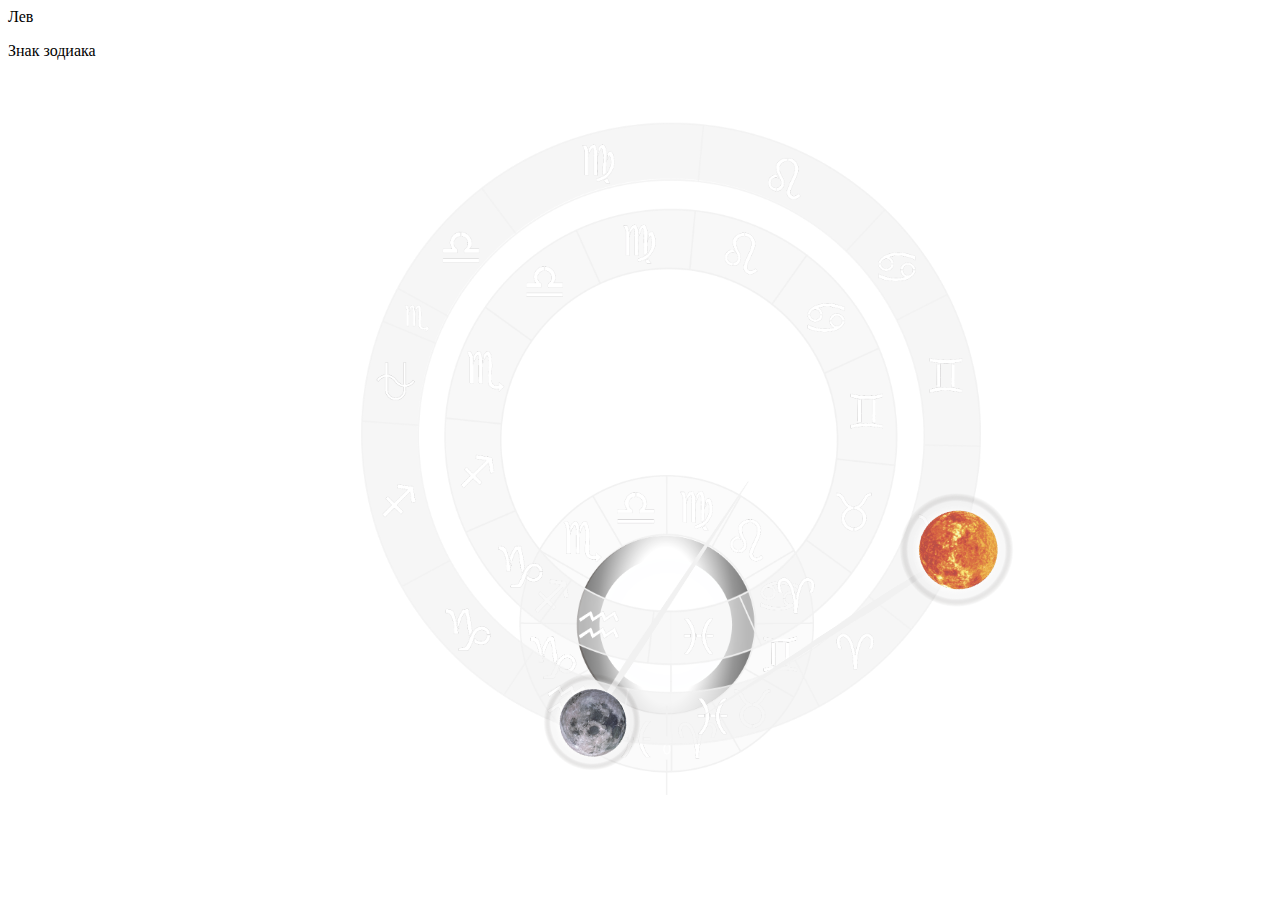
<file: index.html>
<html>
<head>
<title>Пример анимации вращения при наведении курсора</title>
<link rel="stylesheet" type="text/css" href="style.css">
<link href="https://fonts.googleapis.com/css2?family=Montserrat:wght@300;400&display=swap" rel="stylesheet">
<meta charset="utf-8">
</head>
<body>
      <div><p  id="ZnakZodiak"  color="white">Знак зодиака</p>
        <p  id="ZnakMoon" color="white">Знак зодиака</p></div>
        <div id="Circle" ondragstart="return false;" ondrop="return false;">
        <img id="TropicCircle" src="Картинки/Календарь/Тропичсекий круг.png" width="300px" >
        <img id="SiderCircle" src="Картинки/Календарь/Сидерический круг.png" width="455px">
        <img id="AstrolCircle" src="Картинки/Календарь/Астрологический круг.png" width="620px">
       <img id="Sun" src="Картинки/Календарь/Солнце.png" width="120px" onclick="animation();" ondragstart="return false;" ondrop="return false;">
        <img id="Moon" src="Картинки/Календарь/Луна.png" width="110px" onclick="animation();" ondragstart="return false;" ondrop="return false;">
      </div>
 <script src="js.js"></script>
</body>
</html>
</file>
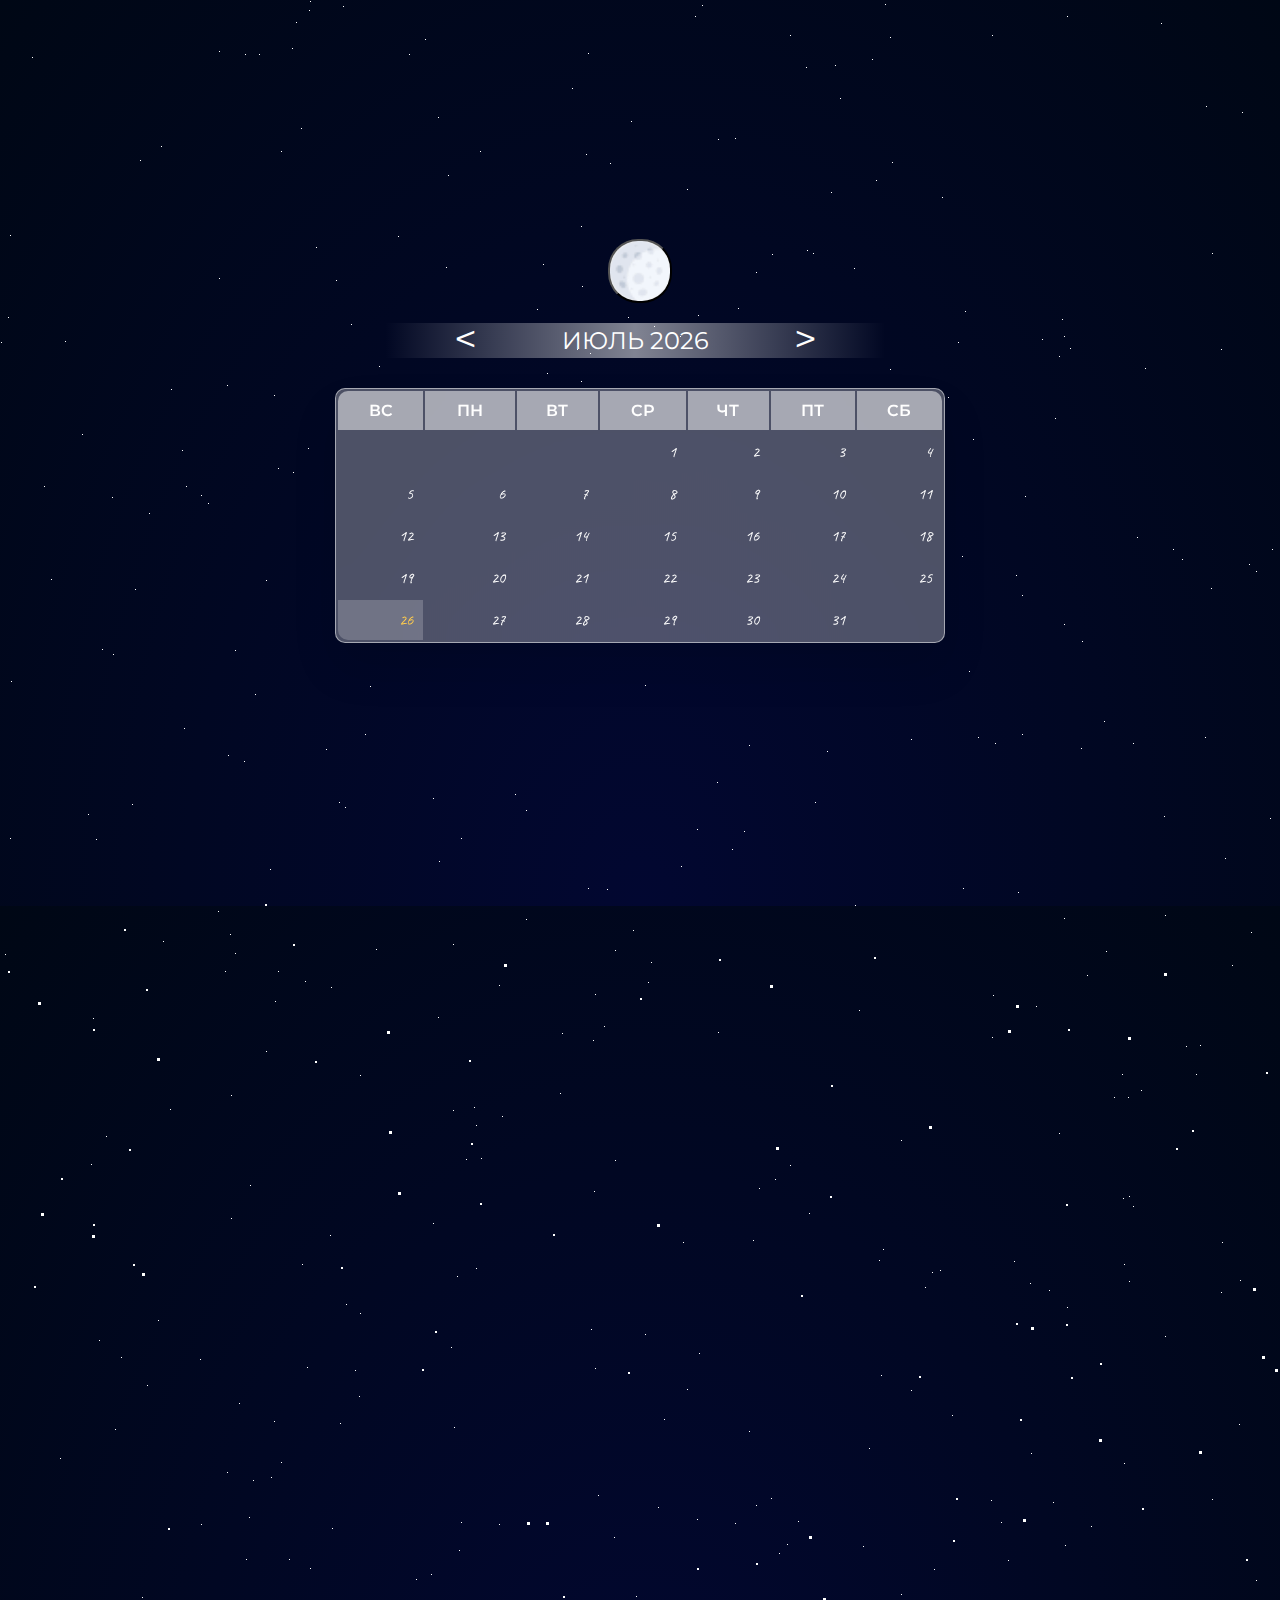
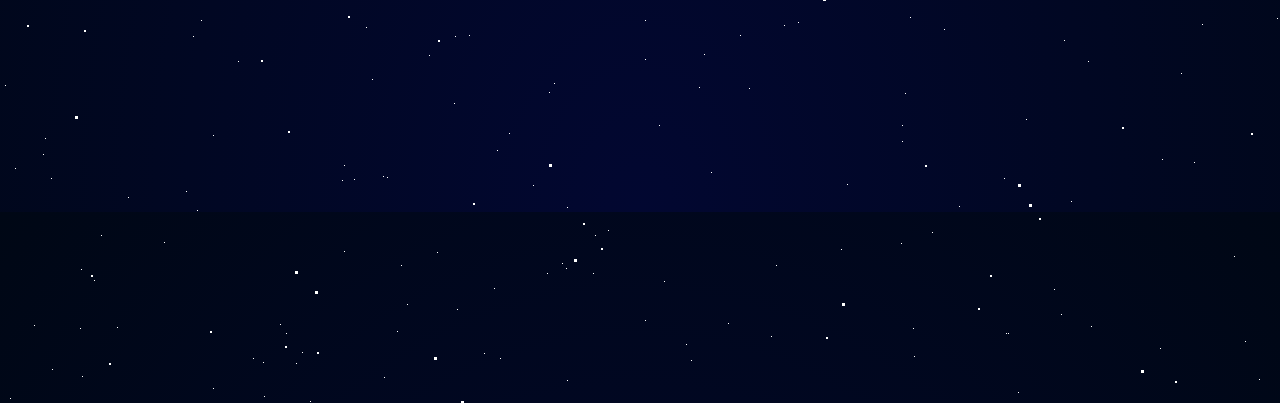
<file: calendar.html>
<!DOCTYPE html>
<html lang="ru">

<head>
    <meta charset="UTF-8">
    <title>Calendar</title>
    <link rel="stylesheet" href="stars.css">
    <link rel="stylesheet" href="calendar.css">
    <link href="https://fonts.googleapis.com/css2?family=Caveat&display=swap" rel="stylesheet">
    <link href="https://fonts.googleapis.com/css2?family=Montserrat&display=swap" rel="stylesheet">
</head>

<body>
    <div id='stars'></div>
    
    
    <section>
        <div class="box">
            <button onclick="darkLight()"></button>
            <div class="container">
                <div id="dycalendar">
                </div>
            </div>
        </div>
    </section>
    <div id='stars2'></div>
    
    <script src="dycalendar.js"></script>
    <script>
        dycalendar.draw({
            target: '#dycalendar',
            type: 'month',
            dayformat: 'full',
            monthformat: 'full',
            highlighttargetdate: true,
            prevnextbutton: 'show'
        })
    </script>
    
    <script src="dark-light.js"></script>
    <div id='stars3'></div>
</body>

</html>
</file>
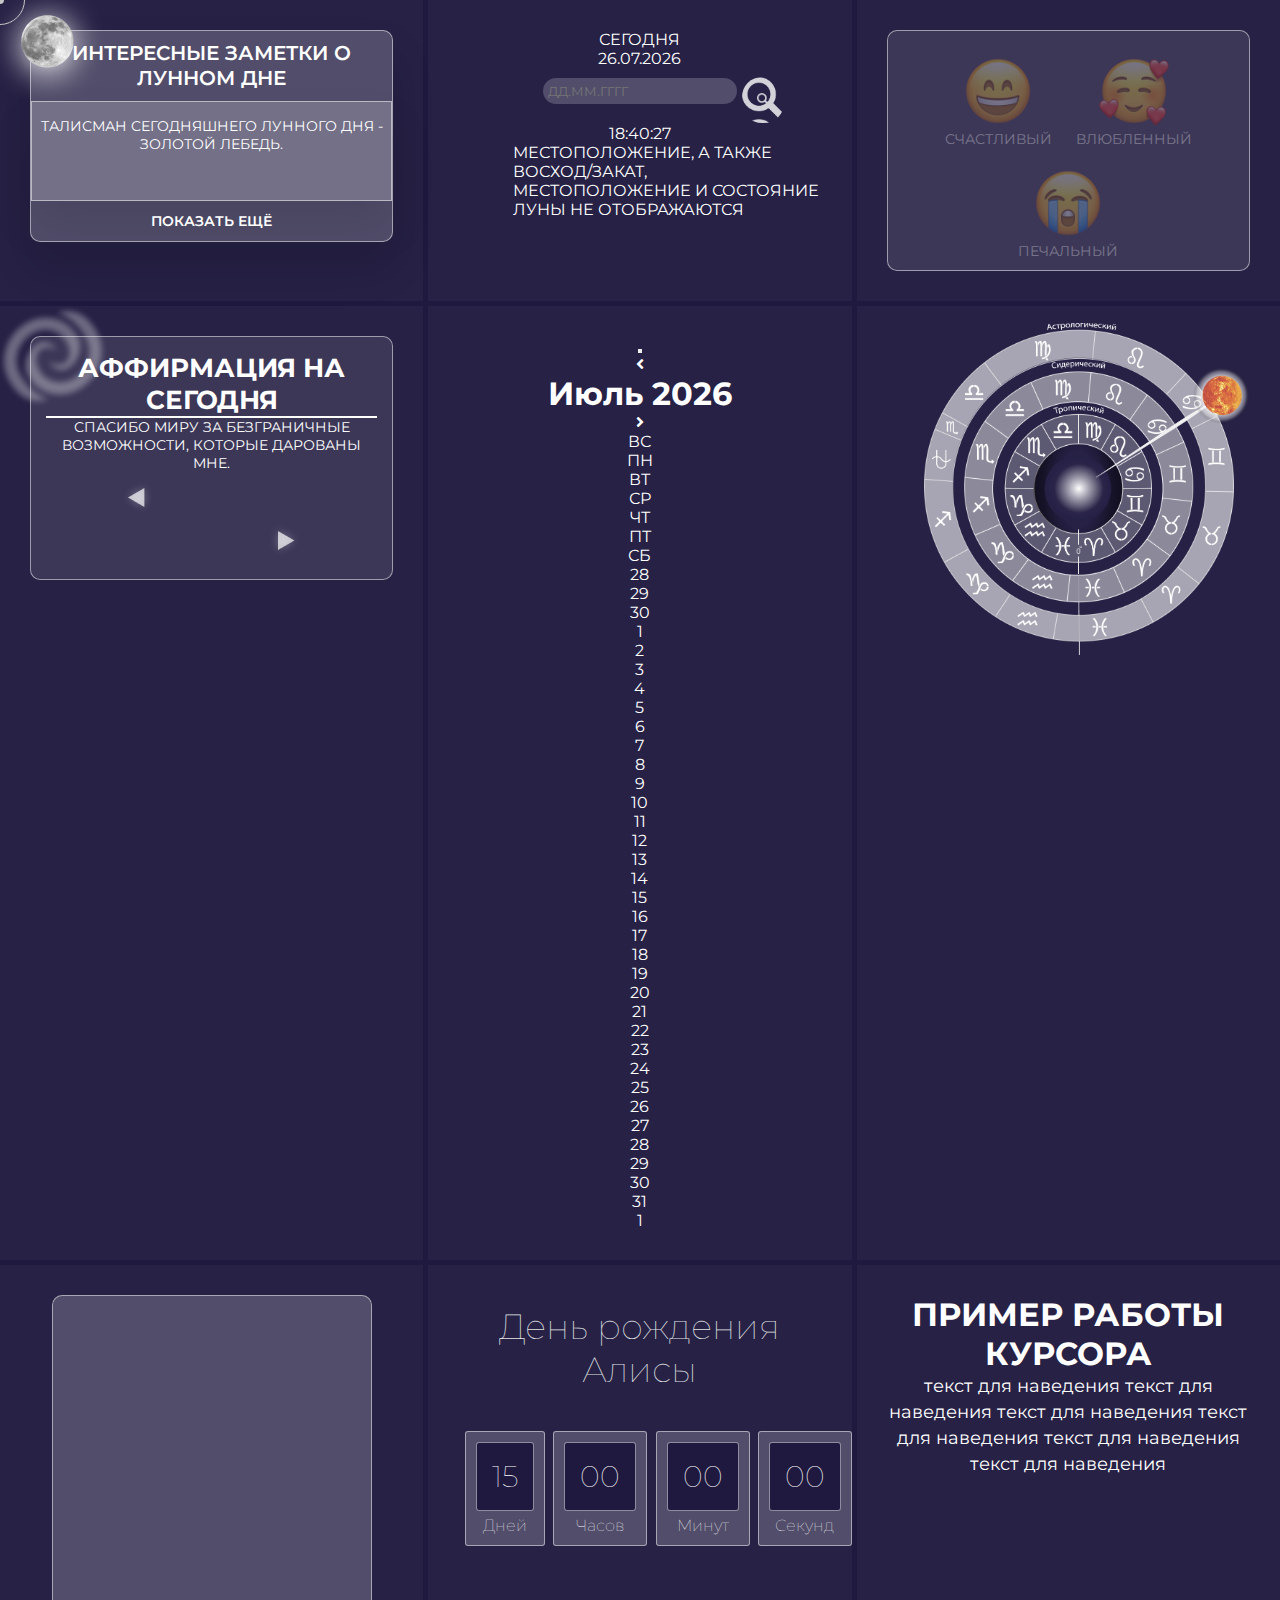
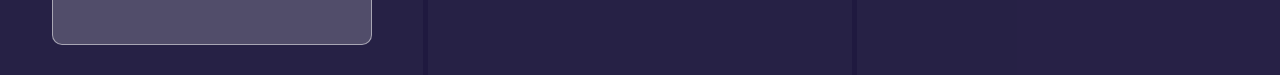
<file: main.html>
<!DOCTYPE html>
<html lang="ru">

<head>
    <meta charset="UTF-8">
    <meta http-equiv="X-UA-Compatible" content="ie-edge" />
    <title>Widget page</title>
    <link href="https://fonts.googleapis.com/css2?family=Montserrat&display=swap" rel="stylesheet">
    <link rel="stylesheet" href="https://cdnjs.cloudflare.com/ajax/libs/font-awesome/5.13.0/css/all.min.css" />
    <link rel="stylesheet" href="cursor.css">
    <link rel="stylesheet" href="money.css">
    <link rel="stylesheet" href="main.css">
    <link rel="stylesheet" href="calendar.css">
    <link rel="stylesheet" href="styleCircleCalendar.css">
    <link rel="stylesheet" href="mood.css">
    <link rel="stylesheet" href="zametki.css">
    <link rel="stylesheet" href="affirmacii.css">
    <link rel="stylesheet" href="countdown.css">
    <link rel="stylesheet" href="mooncalc.css">
    <meta name="viewport" content="width=device-width, initial-scale=1.0">
</head>

<body>
    <div id="grid">
        <div class="columns">
            <img id="Moon_zametki" src="img/zametki/image 5.png">
            <div class="zametki">
                <div class="title_zametki">Интересные заметки о лунном дне</div>
                <div class="text_zametki" id="text_zametki">Талисман cегодняшнего лунного дня - Золотой Лебедь.</div>
                <button class="button_zametki" id="show_more"> Показать ещё</button>
            </div>
        </div>

        <div class="columns">
			<p> СЕГОДНЯ </p>
			<div id="date"></div>
			<div class="birthday">			
				<div id="entereddate" ></div>				
				<input type="text" id="input" maxlength="10" placeholder="ДД.ММ.ГГГГ"/>
				<button onclick="buttonclick();"><img style="width:12px;" src="img/moon_info/search.png"/></button>				
				<div id="fases"></div>
				<div id="cal8"></div>				
			</div>
			<div id="time"></div>
			<div class="left">
				<div id="location">МЕСТОПОЛОЖЕНИЕ, А ТАКЖЕ ВОСХОД/ЗАКАТ, МЕСТОПОЛОЖЕНИЕ И СОСТОЯНИЕ ЛУНЫ НЕ ОТОБРАЖАЮТСЯ</div>
				<div id="risesetmoon"></div>
				<div id="locationmoon"></div>
				<div id="statemoon"></div>
			</div>
        </div>

        <div class="columns">
            <div class="smiles">
                <div class="happy">
                    <img src="img/emotions/happy.png" width="80 px">
                    <p> СЧАСТЛИВЫЙ </p>
                </div>
                <div class="love">
                    <img src="img/emotions/love.png" width="80px">
                    <p> ВЛЮБЛЕННЫЙ </p>
                </div>
                <div class="sad">
                    <img src="img/emotions/sad.png" width="80px">
                    <p> ПЕЧАЛЬНЫЙ </p>
                </div>
            </div>
        </div>

        <div class="columns">
            <div class="vidgetaffirm">
                <div class="rectangle">
                </div>
                <img class="vselennaya" src="img/affirmacii/Vector.png">
                <h1 class="titlerec">Аффирмация на сегодня</h1>
                <div class="line">
                </div>
                <div class="textaffirmacii">
                    <p id="textaffirm">Спасибо миру за безграничные возможности, которые дарованы мне.
                </div>
                <input onclick="textaffirm.innerText = text.randElement()" class="button_left" type="image"
                    src="img/affirmacii/button_left.png" alt="Стрелка влево «input»">
                <input onclick="textaffirm.innerText = text.randElement()" class="button_right" type="image"
                    src="img/affirmacii/button_right.png" alt="Стрелка вправо «input»">
            </div>
        </div>

        <div class="columns">
            <button class="darkLight" onclick="darkLight()"></button>
            <div class="calendar-container">
                <div class="month">
                    <i class="fas fa-angle-left prev"></i>
                    <div class="date">
                        <h1></h1>
                        <!-- <p></p> -->
                    </div>
                    <i class="fas fa-angle-right next"></i>
                </div>
                <div class="calendar">
                    <div class="weekdays">
                        <div>ВС</div>
                        <div>ПН</div>
                        <div>ВТ</div>
                        <div>СР</div>
                        <div>ЧТ</div>
                        <div>ПТ</div>
                        <div>СБ</div>
                    </div>
                    <div class="daysCal"></div>
                </div>
            </div>
        </div>

        <div class="columns">
            <div id="Circle">
                <img id="TropicCircle" src="img/zodiac_calendar/Тропичсекий круг.png" width="150px">
                <img id="SiderCircle" src="img/zodiac_calendar/Сидерический круг.png" width="230px">
                <img id="AstrolCircle" src="img/zodiac_calendar/Астрологический круг.png" width="310px">
                <img id="Sun" src="img/zodiac_calendar/Солнце.png" width="60px" onclick="animation({}, this);">
            </div>
        </div>
        <div class="columns">
            <div class="container">
                <div class="info">
                    <p data-value="date"></p>
                    <p data-value="time"></p>
                </div>
                <div class="search">

                </div>
                <div class="currency">
                    <div class="favorites_currency">

                    </div>
                    <div class="main_currency" data-value="USD">

                    </div>
                </div>
            </div>
        </div>

        <div class="columns">
            <h1 class="countdown-title">День рождения Алисы</h1>
            <div class="widget-countdown">
                <div id="countdown" class="countdown">
                    <div class="countdown-number">
                        <span class="days countdown-time"></span>
                        <span class="countdown-text">Дней</span>
                    </div>
                    <div class="countdown-number">
                        <span class="hours countdown-time"></span>
                        <span class="countdown-text">Часов</span>
                    </div>
                    <div class="countdown-number">
                        <span class="minutes countdown-time"></span>
                        <span class="countdown-text">Минут</span>
                    </div>
                    <div class="countdown-number">
                        <span class="seconds countdown-time"></span>
                        <span class="countdown-text">Секунд</span>
                    </div>
                </div>
            </div>
        </div>
        <div class="columns">
            <div class="content">
                <h1>ПРИМЕР РАБОТЫ КУРСОРА</h1>
                <p>
                    текст для наведения текст для наведения текст для наведения текст для наведения текст для наведения
                    текст
                    для наведения
                </p>
            </div>
            <div class="cursor"></div>
            <div class="cursor2"></div>
        </div>
    </div>


    <script src="mooncalc.js"></script>
    <script src="money.js"></script>
    <script src="jsCircleCalendar.js"></script>
    <script src="mooncalc.js"></script>
    <script src="affirmacii.js"></script>
    <script src="dark-light.js"></script>
    <script src="calendar.js"></script>
    <script src="zametki.js"></script>
    <script src="countdown.js"></script>

    <script type="text/javascript">
        document.body.style.cursor = 'none';
    </script>

    <script>
        var cursor = document.querySelector(".cursor");
        var cursor2 = document.querySelector(".cursor2");
        document.addEventListener("mousemove", function (e) {
            cursor.style.cssText = cursor2.style.cssText = "left: " + e.clientX + "px; top: " + e.clientY + "px;";
        });
    </script>




</body>

</html>
</file>
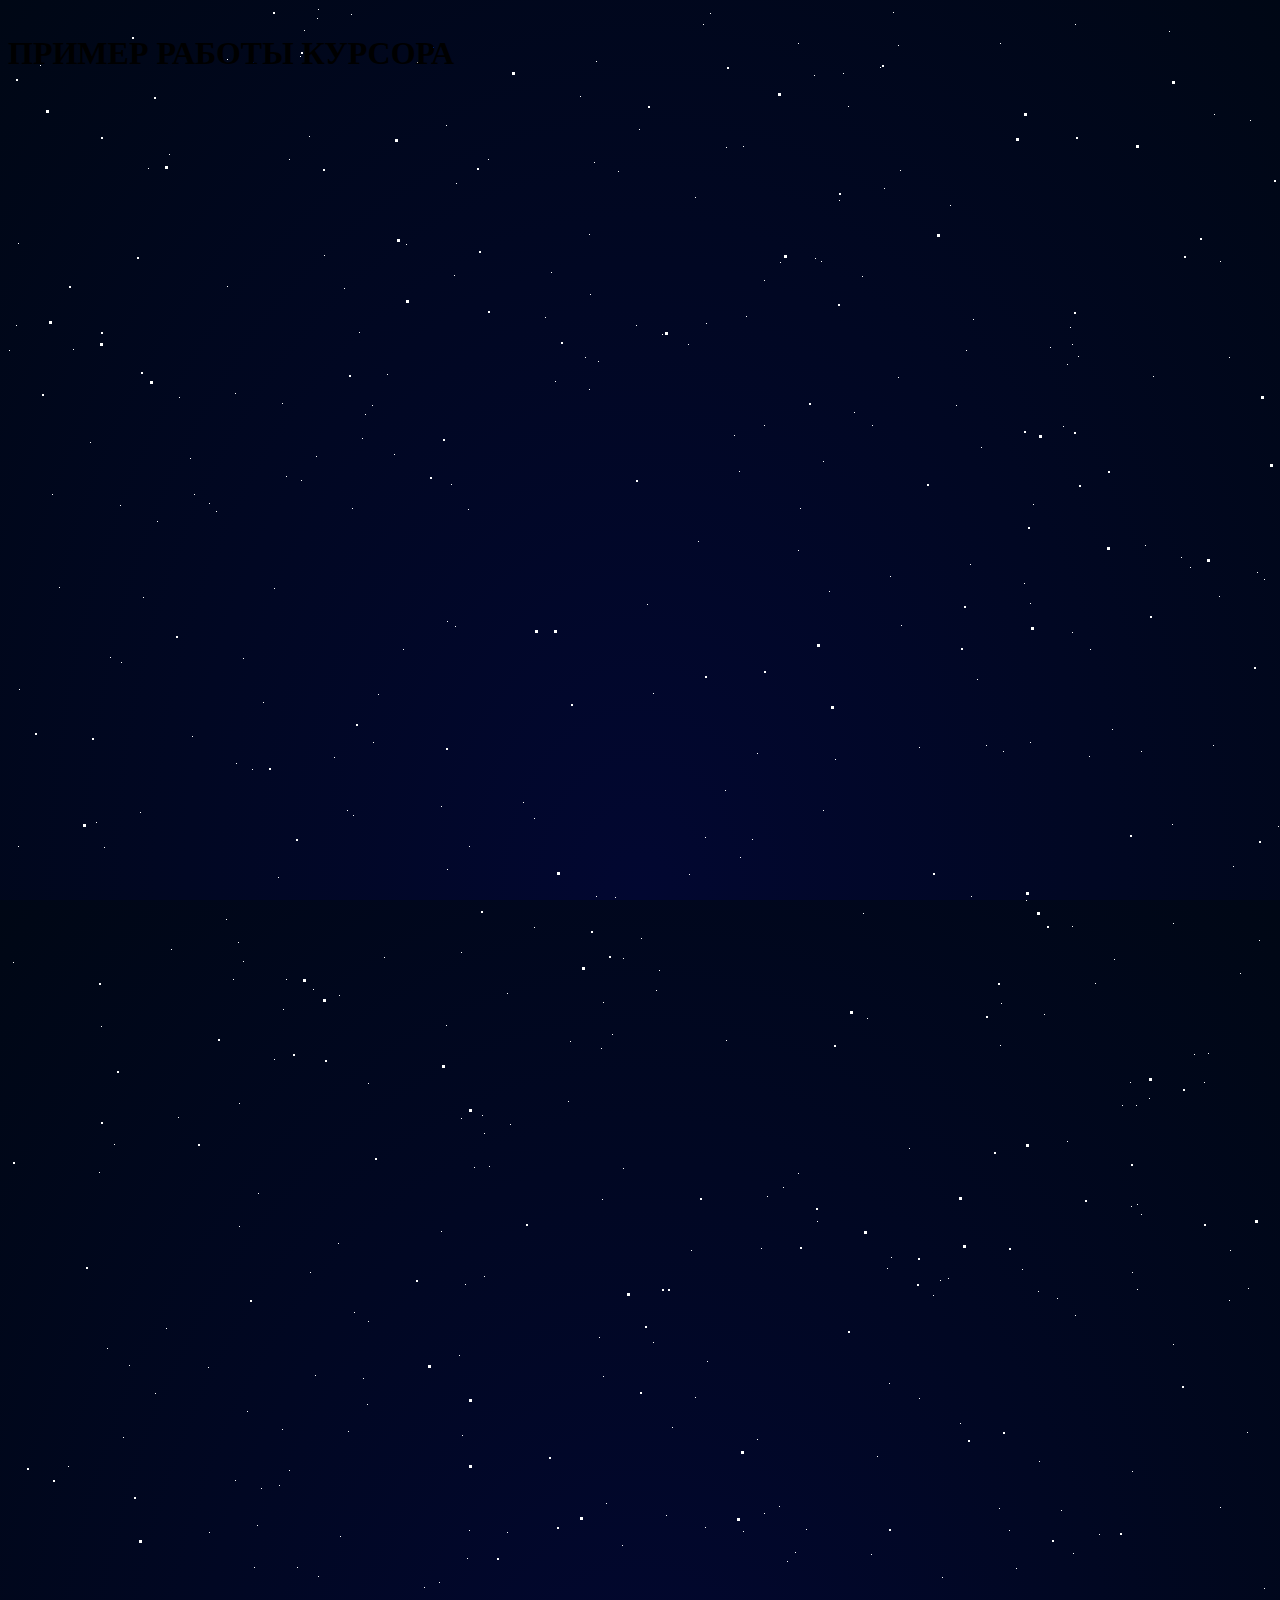
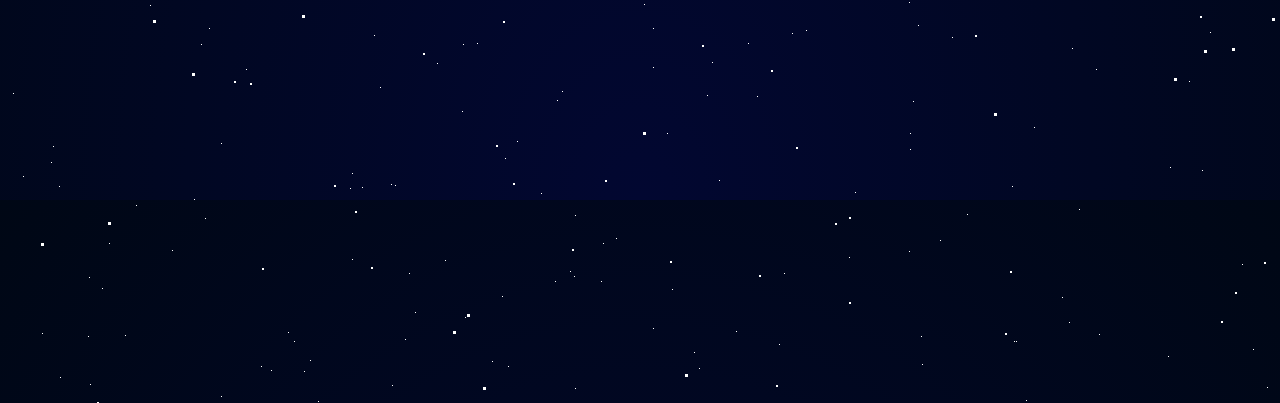
<file: курсор.html>
<!DOCTYPE html>
<html lang="ru">

<head>
    <meta charset="UTF-8">
    <title>ПРИМЕР РАБОТЫ КУРСОРА</title>
    <link rel="stylesheet" href="stars.css">
	<link rel="stylesheet" href="style.css">
    <link href="https://fonts.googleapis.com/css2?family=Caveat&display=swap" rel="stylesheet">
    <link href="https://fonts.googleapis.com/css2?family=Montserrat&display=swap" rel="stylesheet">
</head>

<body>
    
	<div id='stars'></div>
    <div id='stars2'></div>
    <div id='stars3'></div>
	
	<div class="content">
    <h1>ПРИМЕР РАБОТЫ КУРСОРА</h1>
    </div>
 
  <div class="cursor"></div>
  <div class="cursor2"></div>

  <script>
    var cursor = document.querySelector(".cursor");
    var cursor2 = document.querySelector(".cursor2");
    document.addEventListener("mousemove",function(e){
      cursor.style.cssText = cursor2.style.cssText = "left: " + e.clientX + "px; top: " + e.clientY + "px;";
    });
  </script>
	
</body>

</html>
</file>
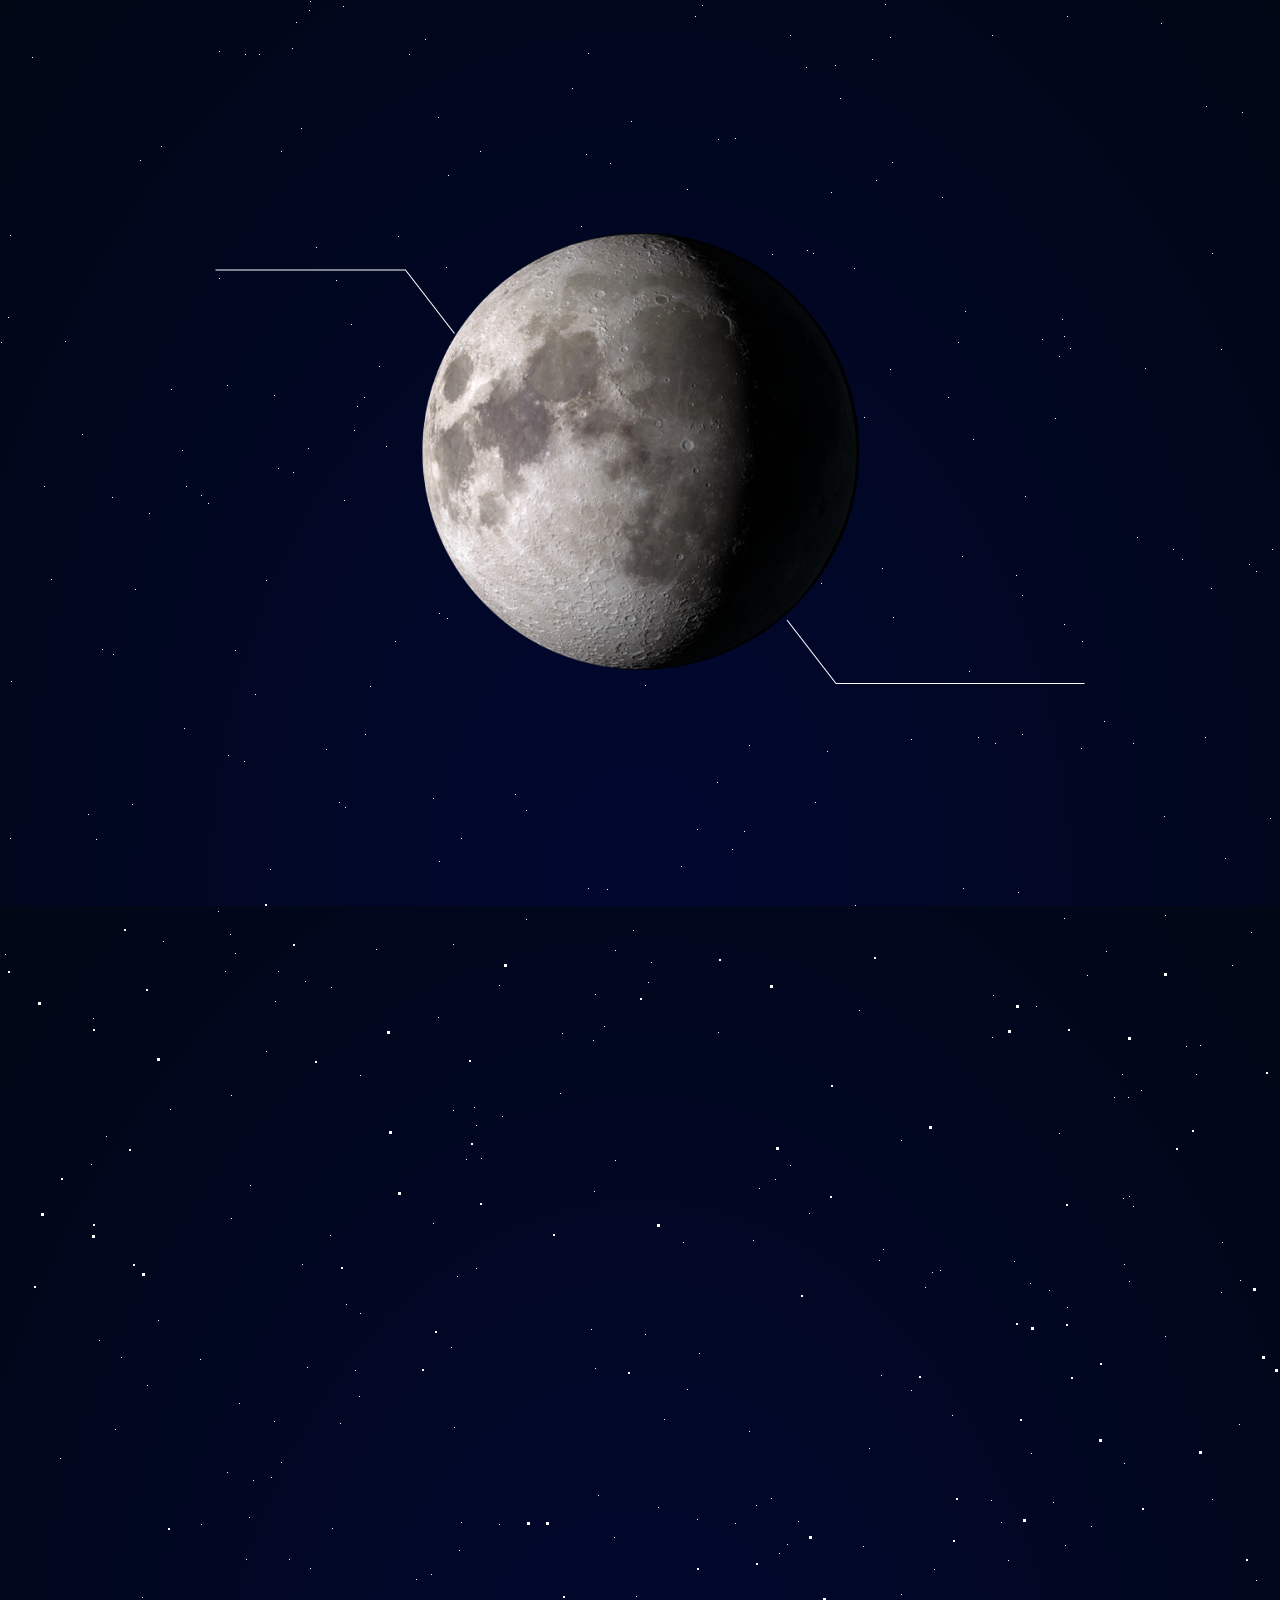
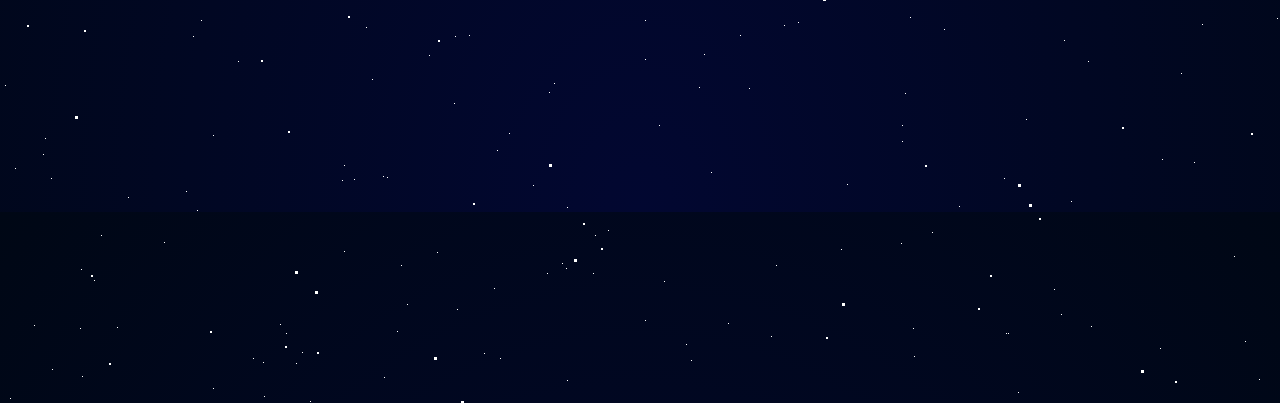
<file: 1-group-Phase/phase.html>
<!DOCTYPE html>
<html lang="ru">

<head>
    <meta charset="UTF-8">
    <title>Moon phase</title>
    <link rel="stylesheet" href="stars.css">
    <link rel="stylesheet" href="phase.css">
    <link href="https://fonts.googleapis.com/css2?family=Caveat&display=swap" rel="stylesheet">
    <link href="https://fonts.googleapis.com/css2?family=Montserrat&display=swap" rel="stylesheet">
</head>

<body>
    <div id='stars'></div>
    
  
    <section>
      <div>
	  
	  </div>
	
	
		<img src="img/надпись право.png" alt="альтернативный текст" class="right" >
		<img src="img/надпись лево.png" alt="альтернативный текст" class="left" >
		<img src="img/убывающая луна.png" alt="альтернативный текст" class="phase" >
		
    </section>
	
    <div id='stars2'></div>
    
    <div id='stars3'></div>
	
</body>

</html>
</file>
<file: style.css>
/*img {
    -webkit-transition: -webkit-transform .8s ease-in-out;
            transition:         transform .8s ease-in-out;
          
  }
  img:hover {
    -webkit-transform: rotateZ(360deg);
            transform: rotateZ(360deg);
  }*/
/*img#ZodiacCircle{ border-radius: 50%;}*/
img#TropicCircle { 
  margin-left: 40%;
  margin-top: 200px;
  position: relative;
}
img#SiderCircle { 
  margin-left: -374px;
margin-top: 114px;
position: absolute;
}
img#AstrolCircle { 
  margin-left: -457px;
margin-top: 33px;
position: absolute;
}
div#Circle { 
  display: block;
}
body {
  background: url("https://www.anypics.ru/download.php?file=201304/2560x1600/anypics.ru-62557.jpg") center repeat;
}
#Circle.animate {
  transform: rotateZ(360deg);
  transition-duration: 8s;
}
#TropicCircle {
  transition: all 1s linear;
}

#TropicCircle.transform {
  transform: rotate(180deg);
}
</file>
<file: stars.css>
html {
  min-height: 100vh;
  background: radial-gradient(ellipse at bottom, #020731 0%, #000715 100%);
  overflow: hidden;
}

#stars {
  width: 1px;
  height: 1px;
  background: transparent;
  box-shadow: 219px 278px #FFF , 1980px 556px #FFF , 890px 37px #FFF , 831px 192px #FFF , 1473px 1530px #FFF , 271px 1477px #FFF , 1014px 1261px #FFF , 1499px 1528px #FFF , 753px 1240px #FFF , 1989px 1197px #FFF , 245px 54px #FFF , 1070px 348px #FFF , 859px 1010px #FFF , 1441px 1056px #FFF , 1221px 1292px #FFF , 1922px 218px #FFF , 1484px 1931px #FFF , 1004px 1778px #FFF , 749px 1431px #FFF , 699px 1687px #FFF , 1212px 1499px #FFF , 1426px 1624px #FFF , 840px 98px #FFF , 1734px 135px #FFF , 1786px 422px #FFF , 1599px 923px #FFF , 266px 1051px #FFF , 876px 180px #FFF , 1313px 1103px #FFF , 1551px 1471px #FFF , 1061px 1914px #FFF , 1511px 1981px #FFF , 562px 1863px #FFF , 502px 1116px #FFF , 1049px 1290px #FFF , 1162px 1759px #FFF , 81px 1869px #FFF , 717px 782px #FFF , 1165px 915px #FFF , 1893px 278px #FFF , 547px 373px #FFF , 1379px 550px #FFF , 281px 151px #FFF , 344px 1851px #FFF , 965px 311px #FFF , 1325px 1008px #FFF , 1349px 1121px #FFF , 1640px 1917px #FFF , 1805px 98px #FFF , 1751px 225px #FFF , 1182px 559px #FFF , 562px 1033px #FFF , 494px 1888px #FFF , 790px 542px #FFF , 1623px 1370px #FFF , 82px 1976px #FFF , 246px 1559px #FFF , 1692px 636px #FFF , 359px 1396px #FFF , 1354px 331px #FFF , 1716px 1561px #FFF , 1830px 642px #FFF , 184px 728px #FFF , 1025px 496px #FFF , 117px 1927px #FFF , 1924px 363px #FFF , 1628px 922px #FFF , 1703px 915px #FFF , 112px 497px #FFF , 1022px 595px #FFF , 10px 1998px #FFF , 872px 59px #FFF , 973px 439px #FFF , 1239px 1424px #FFF , 469px 1635px #FFF , 227px 1472px #FFF , 1122px 1074px #FFF , 43px 1754px #FFF , 1062px 319px #FFF , 1706px 1308px #FFF , 969px 671px #FFF , 1001px 1522px #FFF , 1064px 336px #FFF , 1006px 1933px #FFF , 1978px 1642px #FFF , 1133px 1206px #FFF , 1639px 47px #FFF , 1417px 1588px #FFF , 869px 1448px #FFF , 1895px 1650px #FFF , 1761px 45px #FFF , 225px 971px #FFF , 1165px 1336px #FFF , 1775px 1274px #FFF , 1967px 1699px #FFF , 208px 503px #FFF , 901px 1594px #FFF , 1087px 975px #FFF , 1064px 918px #FFF , 1059px 1133px #FFF , 1957px 1752px #FFF , 914px 1956px #FFF , 1777px 1470px #FFF , 500px 1958px #FFF , 1202px 1624px #FFF , 1743px 1802px #FFF , 756px 1505px #FFF , 149px 513px #FFF , 581px 226px #FFF , 702px 5px #FFF , 698px 315px #FFF , 1365px 595px #FFF , 913px 1928px #FFF , 1482px 38px #FFF , 201px 495px #FFF , 932px 1832px #FFF , 1900px 284px #FFF , 1082px 641px #FFF , 460px 501px #FFF , 695px 16px #FFF , 1623px 1376px #FFF , 425px 39px #FFF , 1588px 1338px #FFF , 648px 982px #FFF , 864px 417px #FFF , 645px 1920px #FFF , 1164px 816px #FFF , 1018px 892px #FFF , 1365px 1913px #FFF , 992px 1037px #FFF , 590px 353px #FFF , 121px 1357px #FFF , 235px 953px #FFF , 628px 317px #FFF , 772px 254px #FFF , 302px 1264px #FFF , 792px 500px #FFF , 1059px 356px #FFF , 1240px 1280px #FFF , 163px 941px #FFF , 80px 1928px #FFF , 1629px 1495px #FFF , 336px 280px #FFF , 340px 1423px #FFF , 1775px 1570px #FFF , 1770px 1766px #FFF , 756px 417px #FFF , 1810px 1707px #FFF , 1124px 1264px #FFF , 686px 1944px #FFF , 932px 1272px #FFF , 231px 1095px #FFF , 1578px 918px #FFF , 526px 810px #FFF , 1749px 1730px #FFF , 1887px 303px #FFF , 453px 1110px #FFF , 1682px 54px #FFF , 1554px 715px #FFF , 645px 1334px #FFF , 1978px 650px #FFF , 1705px 1392px #FFF , 476px 1125px #FFF , 1234px 1856px #FFF , 274px 1421px #FFF , 806px 67px #FFF , 292px 48px #FFF , 1411px 1941px #FFF , 681px 866px #FFF , 1242px 112px #FFF , 1739px 1532px #FFF , 958px 342px #FFF , 1475px 1402px #FFF , 1030px 1283px #FFF , 1067px 16px #FFF , 372px 1679px #FFF , 364px 397px #FFF , 331px 987px #FFF , 259px 54px #FFF , 1249px 564px #FFF , 1437px 951px #FFF , 1287px 1114px #FFF , 1943px 1639px #FFF , 1053px 1502px #FFF , 1577px 494px #FFF , 1929px 353px #FFF , 1222px 1242px #FFF , 158px 1320px #FFF , 1291px 327px #FFF , 310px 1px #FFF , 439px 861px #FFF , 344px 1765px #FFF , 305px 981px #FFF , 296px 1963px #FFF , 379px 366px #FFF , 1985px 240px #FFF , 735px 1523px #FFF , 1830px 54px #FFF , 476px 1268px #FFF , 991px 1500px #FFF , 10px 235px #FFF , 735px 138px #FFF , 1379px 1861px #FFF , 901px 1843px #FFF , 278px 971px #FFF , 841px 1849px #FFF , 718px 1032px #FFF , 890px 369px #FFF , 1312px 1991px #FFF , 270px 869px #FFF , 942px 197px #FFF , 1633px 882px #FFF , 193px 1636px #FFF , 1205px 737px #FFF , 395px 641px #FFF , 339px 802px #FFF , 1948px 427px #FFF , 567px 1807px #FFF , 944px 1629px #FFF , 1999px 387px #FFF , 1460px 662px #FFF , 1359px 1685px #FFF , 355px 1370px #FFF , 1270px 818px #FFF , 1018px 1992px #FFF , 1706px 895px #FFF , 147px 1385px #FFF , 651px 962px #FFF , 1759px 249px #FFF , 658px 1507px #FFF , 1706px 1612px #FFF , 1481px 401px #FFF , 1867px 1597px #FFF , 1309px 1934px #FFF , 293px 472px #FFF , 354px 430px #FFF , 106px 1136px #FFF , 1489px 1973px #FFF , 771px 1498px #FFF , 995px 743px #FFF , 480px 151px #FFF , 1959px 1762px #FFF , 499px 1524px #FFF , 1376px 1541px #FFF , 1348px 94px #FFF , 598px 1495px #FFF , 881px 1375px #FFF , 433px 798px #FFF , 218px 911px #FFF , 992px 35px #FFF , 1479px 135px #FFF , 1008px 1560px #FFF , 594px 1191px #FFF , 790px 1165px #FFF , 615px 1160px #FFF , 1748px 1414px #FFF , 566px 1868px #FFF , 1625px 1103px #FFF , 547px 1873px #FFF , 697px 1519px #FFF , 1913px 1005px #FFF , 882px 568px #FFF , 1064px 624px #FFF , 1288px 1372px #FFF , 1418px 62px #FFF , 1953px 1933px #FFF , 345px 807px #FFF , 1303px 1515px #FFF , 633px 930px #FFF , 854px 268px #FFF , 567px 1980px #FFF , 457px 1909px #FFF , 1551px 1212px #FFF , 509px 1733px #FFF , 1200px 1045px #FFF , 32px 57px #FFF , 1464px 353px #FFF , 1900px 592px #FFF , 263px 1962px #FFF , 387px 1777px #FFF , 1695px 377px #FFF , 342px 1780px #FFF , 572px 88px #FFF , 286px 1933px #FFF , 731px 463px #FFF , 1700px 811px #FFF , 439px 613px #FFF , 515px 794px #FFF , 1449px 915px #FFF , 604px 1026px #FFF , 1716px 266px #FFF , 281px 1462px #FFF , 344px 500px #FFF , 1838px 965px #FFF , 280px 1924px #FFF , 164px 1842px #FFF , 1529px 482px #FFF , 91px 1164px #FFF , 200px 1359px #FFF , 416px 1579px #FFF , 15px 1768px #FFF , 1700px 201px #FFF , 1477px 711px #FFF , 1106px 951px #FFF , 690px 533px #FFF , 171px 389px #FFF , 301px 128px #FFF , 588px 53px #FFF , 732px 849px #FFF , 687px 1389px #FFF , 1091px 1926px #FFF , 1272px 549px #FFF , 437px 1852px #FFF , 855px 905px #FFF , 239px 1403px #FFF , 593px 1040px #FFF , 275px 1001px #FFF , 1787px 1024px #FFF , 1598px 997px #FFF , 1544px 992px #FFF , 1280px 160px #FFF , 384px 1977px #FFF , 636px 1596px #FFF , 1054px 1889px #FFF , 1847px 635px #FFF , 1583px 1247px #FFF , 11px 681px #FFF , 266px 580px #FFF , 1211px 588px #FFF , 457px 1276px #FFF , 1891px 1668px #FFF , 1664px 1854px #FFF , 902px 1725px #FFF , 443px 476px #FFF , 1532px 389px #FFF , 1906px 1111px #FFF , 1091px 1526px #FFF , 365px 734px #FFF , 401px 1865px #FFF , 1903px 611px #FFF , 1913px 1635px #FFF , 454px 1427px #FFF , 455px 1636px #FFF , 296px 22px #FFF , 1991px 1483px #FFF , 560px 1093px #FFF , 610px 163px #FFF , 1026px 1719px #FFF , 815px 802px #FFF , 5px 1685px #FFF , 481px 1158px #FFF , 1346px 521px #FFF , 161px 146px #FFF , 1259px 1979px #FFF , 821px 583px #FFF , 102px 649px #FFF , 438px 1017px #FFF , 407px 1904px #FFF , 595px 994px #FFF , 607px 889px #FFF , 1532px 1899px #FFF , 1798px 1520px #FFF , 302px 1952px #FFF , 1123px 1198px #FFF , 1945px 547px #FFF , 1658px 1487px #FFF , 307px 1367px #FFF , 910px 1617px #FFF , 664px 1419px #FFF , 1834px 1595px #FFF , 351px 324px #FFF , 1022px 734px #FFF , 1461px 1517px #FFF , 1296px 971px #FFF , 466px 1159px #FFF , 113px 654px #FFF , 1434px 366px #FFF , 453px 944px #FFF , 846px 404px #FFF , 1283px 1512px #FFF , 383px 1776px #FFF , 1287px 587px #FFF , 1104px 721px #FFF , 1067px 1307px #FFF , 948px 397px #FFF , 1847px 320px #FFF , 431px 1574px #FFF , 744px 831px #FFF , 227px 385px #FFF , 1668px 1313px #FFF , 1355px 1487px #FFF , 1373px 14px #FFF , 978px 737px #FFF , 654px 326px #FFF , 1497px 420px #FFF , 8px 317px #FFF , 1733px 1401px #FFF , 1941px 231px #FFF , 614px 1537px #FFF , 289px 1559px #FFF , 718px 139px #FFF , 537px 309px #FFF , 1642px 1178px #FFF , 863px 1546px #FFF , 1301px 1997px #FFF , 235px 650px #FFF , 5px 954px #FFF , 1360px 1145px #FFF , 1145px 368px #FFF , 219px 51px #FFF , 250px 1185px #FFF , 883px 1249px #FFF , 249px 1517px #FFF , 1343px 695px #FFF , 1695px 1447px #FFF , 1251px 932px #FFF , 1870px 1538px #FFF , 738px 308px #FFF , 1071px 1801px #FFF , 905px 1693px #FFF , 186px 486px #FFF , 1970px 1218px #FFF , 1890px 780px #FFF , 1px 342px #FFF , 397px 1931px #FFF , 1206px 106px #FFF , 1702px 147px #FFF , 645px 1620px #FFF , 1350px 1604px #FFF , 543px 264px #FFF , 310px 1568px #FFF , 1160px 1948px #FFF , 1065px 1545px #FFF , 588px 888px #FFF , 197px 1810px #FFF , 201px 1620px #FFF , 1718px 898px #FFF , 51px 1778px #FFF , 1290px 35px #FFF , 213px 1988px #FFF , 135px 589px #FFF , 1008px 1933px #FFF , 409px 54px #FFF , 255px 694px #FFF , 1649px 1368px #FFF , 448px 175px #FFF , 549px 1692px #FFF , 1911px 1234px #FFF , 1256px 1580px #FFF , 683px 1242px #FFF , 1445px 616px #FFF , 459px 1550px #FFF , 1447px 1144px #FFF , 1620px 1682px #FFF , 581px 381px #FFF , 1911px 115px #FFF , 1129px 1196px #FFF , 1532px 496px #FFF , 1016px 575px #FFF , 1380px 245px #FFF , 1696px 1377px #FFF , 1839px 1384px #FFF , 779px 1553px #FFF , 533px 1785px #FFF , 1567px 385px #FFF , 1685px 30px #FFF , 88px 814px #FFF , 680px 336px #FFF , 34px 1925px #FFF , 595px 1835px #FFF , 704px 1654px #FFF , 330px 1235px #FFF , 1653px 1256px #FFF , 1298px 1933px #FFF , 1424px 219px #FFF , 911px 739px #FFF , 1950px 765px #FFF , 1966px 870px #FFF , 1310px 1159px #FFF , 591px 1329px #FFF , 1583px 487px #FFF , 316px 247px #FFF , 1609px 1340px #FFF , 582px 286px #FFF , 1364px 1261px #FFF , 1767px 934px #FFF , 1498px 845px #FFF , 309px 10px #FFF , 230px 934px #FFF , 1036px 1006px #FFF , 1221px 349px #FFF , 586px 154px #FFF , 128px 1797px #FFF , 1760px 936px #FFF , 1675px 1755px #FFF , 1141px 1090px #FFF , 554px 1683px #FFF , 1780px 1118px #FFF , 1458px 291px #FFF , 99px 1340px #FFF , 1728px 645px #FFF , 186px 1791px #FFF , 1225px 858px #FFF , 1525px 1859px #FFF , 1212px 253px #FFF , 787px 1544px #FFF , 925px 1287px #FFF , 1757px 1674px #FFF , 577px 349px #FFF , 1181px 1673px #FFF , 1133px 743px #FFF , 1865px 1678px #FFF , 756px 272px #FFF , 749px 745px #FFF , 784px 1625px #FFF , 1186px 1046px #FFF , 687px 189px #FFF , 1256px 571px #FFF , 1545px 42px #FFF , 343px 6px #FFF , 96px 839px #FFF , 879px 1260px #FFF , 1525px 1316px #FFF , 1657px 1824px #FFF , 429px 1655px #FFF , 1709px 596px #FFF , 631px 121px #FFF , 1088px 1661px #FFF , 1345px 1119px #FFF , 1232px 965px #FFF , 771px 1936px #FFF , 52px 1969px #FFF , 60px 1458px #FFF , 1312px 1381px #FFF , 963px 888px #FFF , 749px 1688px #FFF , 93px 1018px #FFF , 1400px 1359px #FFF , 274px 395px #FFF , 201px 1524px #FFF , 1413px 1414px #FFF , 446px 267px #FFF , 142px 1597px #FFF , 1490px 1018px #FFF , 952px 1415px #FFF , 1368px 411px #FFF , 1997px 128px #FFF , 697px 829px #FFF , 1639px 1161px #FFF , 1642px 32px #FFF , 264px 1996px #FFF , 645px 685px #FFF , 360px 1313px #FFF , 1128px 1097px #FFF , 1945px 1297px #FFF , 1551px 189px #FFF , 1736px 845px #FFF , 1648px 119px #FFF , 1677px 1560px #FFF , 1081px 748px #FFF , 499px 985px #FFF , 1124px 1463px #FFF , 726px 427px #FFF , 1531px 1851px #FFF , 1745px 1609px #FFF , 759px 1188px #FFF , 962px 556px #FFF , 645px 1659px #FFF , 1459px 1136px #FFF , 934px 1569px #FFF , 1055px 418px #FFF , 51px 579px #FFF , 65px 341px #FFF , 1978px 311px #FFF , 901px 1140px #FFF , 815px 453px #FFF , 1868px 1703px #FFF , 835px 65px #FFF , 474px 1107px #FFF , 10px 838px #FFF , 101px 1835px #FFF , 776px 1865px #FFF , 1373px 797px #FFF , 892px 162px #FFF , 1313px 1861px #FFF , 115px 1429px #FFF , 1434px 31px #FFF , 659px 1725px #FFF , 1196px 1074px #FFF , 461px 838px #FFF , 1350px 1403px #FFF , 44px 486px #FFF , 608px 1830px #FFF , 1356px 664px #FFF , 1792px 736px #FFF , 366px 1627px #FFF , 1438px 709px #FFF , 1277px 1618px #FFF , 807px 250px #FFF , 451px 1347px #FFF , 775px 1179px #FFF , 244px 761px #FFF , 484px 1953px #FFF , 1610px 355px #FFF , 1640px 1148px #FFF , 278px 468px #FFF , 664px 1881px #FFF , 332px 1528px #FFF , 1674px 320px #FFF , 790px 35px #FFF , 1399px 1805px #FFF , 132px 804px #FFF , 1173px 549px #FFF , 1042px 339px #FFF , 1526px 1193px #FFF , 827px 751px #FFF , 1610px 749px #FFF , 326px 749px #FFF , 615px 950px #FFF , 82px 434px #FFF , 940px 1270px #FFF , 1428px 1719px #FFF , 461px 1522px #FFF , 595px 1368px #FFF , 959px 1806px #FFF , 308px 448px #FFF , 438px 117px #FFF , 911px 1390px #FFF , 231px 1218px #FFF , 357px 406px #FFF , 1763px 18px #FFF , 699px 1353px #FFF , 1288px 247px #FFF , 1286px 1202px #FFF , 1322px 297px #FFF , 1114px 1097px #FFF , 1614px 894px #FFF , 1129px 1281px #FFF , 691px 1960px #FFF , 740px 1635px #FFF , 1839px 1712px #FFF , 1064px 1640px #FFF , 1596px 536px #FFF , 1743px 904px #FFF , 1954px 1035px #FFF , 1289px 1326px #FFF , 847px 1784px #FFF , 893px 617px #FFF , 346px 1304px #FFF , 1379px 454px #FFF , 182px 450px #FFF , 1600px 1298px #FFF , 447px 618px #FFF , 809px 1213px #FFF , 1445px 168px #FFF , 1297px 618px #FFF , 1778px 1022px #FFF , 398px 236px #FFF , 902px 1741px #FFF , 376px 949px #FFF , 360px 1075px #FFF , 798px 1521px #FFF , 813px 253px #FFF , 1245px 1941px #FFF , 1806px 900px #FFF , 1667px 111px #FFF , 1194px 1762px #FFF , 1305px 565px #FFF , 993px 995px #FFF , 885px 4px #FFF , 1341px 1543px #FFF , 1703px 369px #FFF , 526px 919px #FFF , 593px 1873px #FFF , 454px 1703px #FFF , 1809px 1422px #FFF , 170px 1109px #FFF , 1137px 537px #FFF , 497px 1750px #FFF , 1280px 1270px #FFF , 253px 1480px #FFF , 1599px 1710px #FFF , 45px 1738px #FFF , 1595px 1329px #FFF , 1031px 1453px #FFF , 798px 1622px #FFF , 711px 1772px #FFF , 140px 160px #FFF , 1161px 23px #FFF , 728px 1923px #FFF , 94px 1880px #FFF , 386px 446px #FFF , 370px 686px #FFF , 433px 1223px #FFF , 238px 1661px #FFF , 253px 1958px #FFF , 354px 1779px #FFF , 639px 596px #FFF , 228px 755px #FFF , 213px 1735px #FFF;
  animation: animStar 50s linear infinite;
}
#stars:after {
  content: " ";
  position: absolute;
  top: 2000px;
  width: 1px;
  height: 1px;
  background: transparent;
  box-shadow: 219px 278px #FFF , 1980px 556px #FFF , 890px 37px #FFF , 831px 192px #FFF , 1473px 1530px #FFF , 271px 1477px #FFF , 1014px 1261px #FFF , 1499px 1528px #FFF , 753px 1240px #FFF , 1989px 1197px #FFF , 245px 54px #FFF , 1070px 348px #FFF , 859px 1010px #FFF , 1441px 1056px #FFF , 1221px 1292px #FFF , 1922px 218px #FFF , 1484px 1931px #FFF , 1004px 1778px #FFF , 749px 1431px #FFF , 699px 1687px #FFF , 1212px 1499px #FFF , 1426px 1624px #FFF , 840px 98px #FFF , 1734px 135px #FFF , 1786px 422px #FFF , 1599px 923px #FFF , 266px 1051px #FFF , 876px 180px #FFF , 1313px 1103px #FFF , 1551px 1471px #FFF , 1061px 1914px #FFF , 1511px 1981px #FFF , 562px 1863px #FFF , 502px 1116px #FFF , 1049px 1290px #FFF , 1162px 1759px #FFF , 81px 1869px #FFF , 717px 782px #FFF , 1165px 915px #FFF , 1893px 278px #FFF , 547px 373px #FFF , 1379px 550px #FFF , 281px 151px #FFF , 344px 1851px #FFF , 965px 311px #FFF , 1325px 1008px #FFF , 1349px 1121px #FFF , 1640px 1917px #FFF , 1805px 98px #FFF , 1751px 225px #FFF , 1182px 559px #FFF , 562px 1033px #FFF , 494px 1888px #FFF , 790px 542px #FFF , 1623px 1370px #FFF , 82px 1976px #FFF , 246px 1559px #FFF , 1692px 636px #FFF , 359px 1396px #FFF , 1354px 331px #FFF , 1716px 1561px #FFF , 1830px 642px #FFF , 184px 728px #FFF , 1025px 496px #FFF , 117px 1927px #FFF , 1924px 363px #FFF , 1628px 922px #FFF , 1703px 915px #FFF , 112px 497px #FFF , 1022px 595px #FFF , 10px 1998px #FFF , 872px 59px #FFF , 973px 439px #FFF , 1239px 1424px #FFF , 469px 1635px #FFF , 227px 1472px #FFF , 1122px 1074px #FFF , 43px 1754px #FFF , 1062px 319px #FFF , 1706px 1308px #FFF , 969px 671px #FFF , 1001px 1522px #FFF , 1064px 336px #FFF , 1006px 1933px #FFF , 1978px 1642px #FFF , 1133px 1206px #FFF , 1639px 47px #FFF , 1417px 1588px #FFF , 869px 1448px #FFF , 1895px 1650px #FFF , 1761px 45px #FFF , 225px 971px #FFF , 1165px 1336px #FFF , 1775px 1274px #FFF , 1967px 1699px #FFF , 208px 503px #FFF , 901px 1594px #FFF , 1087px 975px #FFF , 1064px 918px #FFF , 1059px 1133px #FFF , 1957px 1752px #FFF , 914px 1956px #FFF , 1777px 1470px #FFF , 500px 1958px #FFF , 1202px 1624px #FFF , 1743px 1802px #FFF , 756px 1505px #FFF , 149px 513px #FFF , 581px 226px #FFF , 702px 5px #FFF , 698px 315px #FFF , 1365px 595px #FFF , 913px 1928px #FFF , 1482px 38px #FFF , 201px 495px #FFF , 932px 1832px #FFF , 1900px 284px #FFF , 1082px 641px #FFF , 460px 501px #FFF , 695px 16px #FFF , 1623px 1376px #FFF , 425px 39px #FFF , 1588px 1338px #FFF , 648px 982px #FFF , 864px 417px #FFF , 645px 1920px #FFF , 1164px 816px #FFF , 1018px 892px #FFF , 1365px 1913px #FFF , 992px 1037px #FFF , 590px 353px #FFF , 121px 1357px #FFF , 235px 953px #FFF , 628px 317px #FFF , 772px 254px #FFF , 302px 1264px #FFF , 792px 500px #FFF , 1059px 356px #FFF , 1240px 1280px #FFF , 163px 941px #FFF , 80px 1928px #FFF , 1629px 1495px #FFF , 336px 280px #FFF , 340px 1423px #FFF , 1775px 1570px #FFF , 1770px 1766px #FFF , 756px 417px #FFF , 1810px 1707px #FFF , 1124px 1264px #FFF , 686px 1944px #FFF , 932px 1272px #FFF , 231px 1095px #FFF , 1578px 918px #FFF , 526px 810px #FFF , 1749px 1730px #FFF , 1887px 303px #FFF , 453px 1110px #FFF , 1682px 54px #FFF , 1554px 715px #FFF , 645px 1334px #FFF , 1978px 650px #FFF , 1705px 1392px #FFF , 476px 1125px #FFF , 1234px 1856px #FFF , 274px 1421px #FFF , 806px 67px #FFF , 292px 48px #FFF , 1411px 1941px #FFF , 681px 866px #FFF , 1242px 112px #FFF , 1739px 1532px #FFF , 958px 342px #FFF , 1475px 1402px #FFF , 1030px 1283px #FFF , 1067px 16px #FFF , 372px 1679px #FFF , 364px 397px #FFF , 331px 987px #FFF , 259px 54px #FFF , 1249px 564px #FFF , 1437px 951px #FFF , 1287px 1114px #FFF , 1943px 1639px #FFF , 1053px 1502px #FFF , 1577px 494px #FFF , 1929px 353px #FFF , 1222px 1242px #FFF , 158px 1320px #FFF , 1291px 327px #FFF , 310px 1px #FFF , 439px 861px #FFF , 344px 1765px #FFF , 305px 981px #FFF , 296px 1963px #FFF , 379px 366px #FFF , 1985px 240px #FFF , 735px 1523px #FFF , 1830px 54px #FFF , 476px 1268px #FFF , 991px 1500px #FFF , 10px 235px #FFF , 735px 138px #FFF , 1379px 1861px #FFF , 901px 1843px #FFF , 278px 971px #FFF , 841px 1849px #FFF , 718px 1032px #FFF , 890px 369px #FFF , 1312px 1991px #FFF , 270px 869px #FFF , 942px 197px #FFF , 1633px 882px #FFF , 193px 1636px #FFF , 1205px 737px #FFF , 395px 641px #FFF , 339px 802px #FFF , 1948px 427px #FFF , 567px 1807px #FFF , 944px 1629px #FFF , 1999px 387px #FFF , 1460px 662px #FFF , 1359px 1685px #FFF , 355px 1370px #FFF , 1270px 818px #FFF , 1018px 1992px #FFF , 1706px 895px #FFF , 147px 1385px #FFF , 651px 962px #FFF , 1759px 249px #FFF , 658px 1507px #FFF , 1706px 1612px #FFF , 1481px 401px #FFF , 1867px 1597px #FFF , 1309px 1934px #FFF , 293px 472px #FFF , 354px 430px #FFF , 106px 1136px #FFF , 1489px 1973px #FFF , 771px 1498px #FFF , 995px 743px #FFF , 480px 151px #FFF , 1959px 1762px #FFF , 499px 1524px #FFF , 1376px 1541px #FFF , 1348px 94px #FFF , 598px 1495px #FFF , 881px 1375px #FFF , 433px 798px #FFF , 218px 911px #FFF , 992px 35px #FFF , 1479px 135px #FFF , 1008px 1560px #FFF , 594px 1191px #FFF , 790px 1165px #FFF , 615px 1160px #FFF , 1748px 1414px #FFF , 566px 1868px #FFF , 1625px 1103px #FFF , 547px 1873px #FFF , 697px 1519px #FFF , 1913px 1005px #FFF , 882px 568px #FFF , 1064px 624px #FFF , 1288px 1372px #FFF , 1418px 62px #FFF , 1953px 1933px #FFF , 345px 807px #FFF , 1303px 1515px #FFF , 633px 930px #FFF , 854px 268px #FFF , 567px 1980px #FFF , 457px 1909px #FFF , 1551px 1212px #FFF , 509px 1733px #FFF , 1200px 1045px #FFF , 32px 57px #FFF , 1464px 353px #FFF , 1900px 592px #FFF , 263px 1962px #FFF , 387px 1777px #FFF , 1695px 377px #FFF , 342px 1780px #FFF , 572px 88px #FFF , 286px 1933px #FFF , 731px 463px #FFF , 1700px 811px #FFF , 439px 613px #FFF , 515px 794px #FFF , 1449px 915px #FFF , 604px 1026px #FFF , 1716px 266px #FFF , 281px 1462px #FFF , 344px 500px #FFF , 1838px 965px #FFF , 280px 1924px #FFF , 164px 1842px #FFF , 1529px 482px #FFF , 91px 1164px #FFF , 200px 1359px #FFF , 416px 1579px #FFF , 15px 1768px #FFF , 1700px 201px #FFF , 1477px 711px #FFF , 1106px 951px #FFF , 690px 533px #FFF , 171px 389px #FFF , 301px 128px #FFF , 588px 53px #FFF , 732px 849px #FFF , 687px 1389px #FFF , 1091px 1926px #FFF , 1272px 549px #FFF , 437px 1852px #FFF , 855px 905px #FFF , 239px 1403px #FFF , 593px 1040px #FFF , 275px 1001px #FFF , 1787px 1024px #FFF , 1598px 997px #FFF , 1544px 992px #FFF , 1280px 160px #FFF , 384px 1977px #FFF , 636px 1596px #FFF , 1054px 1889px #FFF , 1847px 635px #FFF , 1583px 1247px #FFF , 11px 681px #FFF , 266px 580px #FFF , 1211px 588px #FFF , 457px 1276px #FFF , 1891px 1668px #FFF , 1664px 1854px #FFF , 902px 1725px #FFF , 443px 476px #FFF , 1532px 389px #FFF , 1906px 1111px #FFF , 1091px 1526px #FFF , 365px 734px #FFF , 401px 1865px #FFF , 1903px 611px #FFF , 1913px 1635px #FFF , 454px 1427px #FFF , 455px 1636px #FFF , 296px 22px #FFF , 1991px 1483px #FFF , 560px 1093px #FFF , 610px 163px #FFF , 1026px 1719px #FFF , 815px 802px #FFF , 5px 1685px #FFF , 481px 1158px #FFF , 1346px 521px #FFF , 161px 146px #FFF , 1259px 1979px #FFF , 821px 583px #FFF , 102px 649px #FFF , 438px 1017px #FFF , 407px 1904px #FFF , 595px 994px #FFF , 607px 889px #FFF , 1532px 1899px #FFF , 1798px 1520px #FFF , 302px 1952px #FFF , 1123px 1198px #FFF , 1945px 547px #FFF , 1658px 1487px #FFF , 307px 1367px #FFF , 910px 1617px #FFF , 664px 1419px #FFF , 1834px 1595px #FFF , 351px 324px #FFF , 1022px 734px #FFF , 1461px 1517px #FFF , 1296px 971px #FFF , 466px 1159px #FFF , 113px 654px #FFF , 1434px 366px #FFF , 453px 944px #FFF , 846px 404px #FFF , 1283px 1512px #FFF , 383px 1776px #FFF , 1287px 587px #FFF , 1104px 721px #FFF , 1067px 1307px #FFF , 948px 397px #FFF , 1847px 320px #FFF , 431px 1574px #FFF , 744px 831px #FFF , 227px 385px #FFF , 1668px 1313px #FFF , 1355px 1487px #FFF , 1373px 14px #FFF , 978px 737px #FFF , 654px 326px #FFF , 1497px 420px #FFF , 8px 317px #FFF , 1733px 1401px #FFF , 1941px 231px #FFF , 614px 1537px #FFF , 289px 1559px #FFF , 718px 139px #FFF , 537px 309px #FFF , 1642px 1178px #FFF , 863px 1546px #FFF , 1301px 1997px #FFF , 235px 650px #FFF , 5px 954px #FFF , 1360px 1145px #FFF , 1145px 368px #FFF , 219px 51px #FFF , 250px 1185px #FFF , 883px 1249px #FFF , 249px 1517px #FFF , 1343px 695px #FFF , 1695px 1447px #FFF , 1251px 932px #FFF , 1870px 1538px #FFF , 738px 308px #FFF , 1071px 1801px #FFF , 905px 1693px #FFF , 186px 486px #FFF , 1970px 1218px #FFF , 1890px 780px #FFF , 1px 342px #FFF , 397px 1931px #FFF , 1206px 106px #FFF , 1702px 147px #FFF , 645px 1620px #FFF , 1350px 1604px #FFF , 543px 264px #FFF , 310px 1568px #FFF , 1160px 1948px #FFF , 1065px 1545px #FFF , 588px 888px #FFF , 197px 1810px #FFF , 201px 1620px #FFF , 1718px 898px #FFF , 51px 1778px #FFF , 1290px 35px #FFF , 213px 1988px #FFF , 135px 589px #FFF , 1008px 1933px #FFF , 409px 54px #FFF , 255px 694px #FFF , 1649px 1368px #FFF , 448px 175px #FFF , 549px 1692px #FFF , 1911px 1234px #FFF , 1256px 1580px #FFF , 683px 1242px #FFF , 1445px 616px #FFF , 459px 1550px #FFF , 1447px 1144px #FFF , 1620px 1682px #FFF , 581px 381px #FFF , 1911px 115px #FFF , 1129px 1196px #FFF , 1532px 496px #FFF , 1016px 575px #FFF , 1380px 245px #FFF , 1696px 1377px #FFF , 1839px 1384px #FFF , 779px 1553px #FFF , 533px 1785px #FFF , 1567px 385px #FFF , 1685px 30px #FFF , 88px 814px #FFF , 680px 336px #FFF , 34px 1925px #FFF , 595px 1835px #FFF , 704px 1654px #FFF , 330px 1235px #FFF , 1653px 1256px #FFF , 1298px 1933px #FFF , 1424px 219px #FFF , 911px 739px #FFF , 1950px 765px #FFF , 1966px 870px #FFF , 1310px 1159px #FFF , 591px 1329px #FFF , 1583px 487px #FFF , 316px 247px #FFF , 1609px 1340px #FFF , 582px 286px #FFF , 1364px 1261px #FFF , 1767px 934px #FFF , 1498px 845px #FFF , 309px 10px #FFF , 230px 934px #FFF , 1036px 1006px #FFF , 1221px 349px #FFF , 586px 154px #FFF , 128px 1797px #FFF , 1760px 936px #FFF , 1675px 1755px #FFF , 1141px 1090px #FFF , 554px 1683px #FFF , 1780px 1118px #FFF , 1458px 291px #FFF , 99px 1340px #FFF , 1728px 645px #FFF , 186px 1791px #FFF , 1225px 858px #FFF , 1525px 1859px #FFF , 1212px 253px #FFF , 787px 1544px #FFF , 925px 1287px #FFF , 1757px 1674px #FFF , 577px 349px #FFF , 1181px 1673px #FFF , 1133px 743px #FFF , 1865px 1678px #FFF , 756px 272px #FFF , 749px 745px #FFF , 784px 1625px #FFF , 1186px 1046px #FFF , 687px 189px #FFF , 1256px 571px #FFF , 1545px 42px #FFF , 343px 6px #FFF , 96px 839px #FFF , 879px 1260px #FFF , 1525px 1316px #FFF , 1657px 1824px #FFF , 429px 1655px #FFF , 1709px 596px #FFF , 631px 121px #FFF , 1088px 1661px #FFF , 1345px 1119px #FFF , 1232px 965px #FFF , 771px 1936px #FFF , 52px 1969px #FFF , 60px 1458px #FFF , 1312px 1381px #FFF , 963px 888px #FFF , 749px 1688px #FFF , 93px 1018px #FFF , 1400px 1359px #FFF , 274px 395px #FFF , 201px 1524px #FFF , 1413px 1414px #FFF , 446px 267px #FFF , 142px 1597px #FFF , 1490px 1018px #FFF , 952px 1415px #FFF , 1368px 411px #FFF , 1997px 128px #FFF , 697px 829px #FFF , 1639px 1161px #FFF , 1642px 32px #FFF , 264px 1996px #FFF , 645px 685px #FFF , 360px 1313px #FFF , 1128px 1097px #FFF , 1945px 1297px #FFF , 1551px 189px #FFF , 1736px 845px #FFF , 1648px 119px #FFF , 1677px 1560px #FFF , 1081px 748px #FFF , 499px 985px #FFF , 1124px 1463px #FFF , 726px 427px #FFF , 1531px 1851px #FFF , 1745px 1609px #FFF , 759px 1188px #FFF , 962px 556px #FFF , 645px 1659px #FFF , 1459px 1136px #FFF , 934px 1569px #FFF , 1055px 418px #FFF , 51px 579px #FFF , 65px 341px #FFF , 1978px 311px #FFF , 901px 1140px #FFF , 815px 453px #FFF , 1868px 1703px #FFF , 835px 65px #FFF , 474px 1107px #FFF , 10px 838px #FFF , 101px 1835px #FFF , 776px 1865px #FFF , 1373px 797px #FFF , 892px 162px #FFF , 1313px 1861px #FFF , 115px 1429px #FFF , 1434px 31px #FFF , 659px 1725px #FFF , 1196px 1074px #FFF , 461px 838px #FFF , 1350px 1403px #FFF , 44px 486px #FFF , 608px 1830px #FFF , 1356px 664px #FFF , 1792px 736px #FFF , 366px 1627px #FFF , 1438px 709px #FFF , 1277px 1618px #FFF , 807px 250px #FFF , 451px 1347px #FFF , 775px 1179px #FFF , 244px 761px #FFF , 484px 1953px #FFF , 1610px 355px #FFF , 1640px 1148px #FFF , 278px 468px #FFF , 664px 1881px #FFF , 332px 1528px #FFF , 1674px 320px #FFF , 790px 35px #FFF , 1399px 1805px #FFF , 132px 804px #FFF , 1173px 549px #FFF , 1042px 339px #FFF , 1526px 1193px #FFF , 827px 751px #FFF , 1610px 749px #FFF , 326px 749px #FFF , 615px 950px #FFF , 82px 434px #FFF , 940px 1270px #FFF , 1428px 1719px #FFF , 461px 1522px #FFF , 595px 1368px #FFF , 959px 1806px #FFF , 308px 448px #FFF , 438px 117px #FFF , 911px 1390px #FFF , 231px 1218px #FFF , 357px 406px #FFF , 1763px 18px #FFF , 699px 1353px #FFF , 1288px 247px #FFF , 1286px 1202px #FFF , 1322px 297px #FFF , 1114px 1097px #FFF , 1614px 894px #FFF , 1129px 1281px #FFF , 691px 1960px #FFF , 740px 1635px #FFF , 1839px 1712px #FFF , 1064px 1640px #FFF , 1596px 536px #FFF , 1743px 904px #FFF , 1954px 1035px #FFF , 1289px 1326px #FFF , 847px 1784px #FFF , 893px 617px #FFF , 346px 1304px #FFF , 1379px 454px #FFF , 182px 450px #FFF , 1600px 1298px #FFF , 447px 618px #FFF , 809px 1213px #FFF , 1445px 168px #FFF , 1297px 618px #FFF , 1778px 1022px #FFF , 398px 236px #FFF , 902px 1741px #FFF , 376px 949px #FFF , 360px 1075px #FFF , 798px 1521px #FFF , 813px 253px #FFF , 1245px 1941px #FFF , 1806px 900px #FFF , 1667px 111px #FFF , 1194px 1762px #FFF , 1305px 565px #FFF , 993px 995px #FFF , 885px 4px #FFF , 1341px 1543px #FFF , 1703px 369px #FFF , 526px 919px #FFF , 593px 1873px #FFF , 454px 1703px #FFF , 1809px 1422px #FFF , 170px 1109px #FFF , 1137px 537px #FFF , 497px 1750px #FFF , 1280px 1270px #FFF , 253px 1480px #FFF , 1599px 1710px #FFF , 45px 1738px #FFF , 1595px 1329px #FFF , 1031px 1453px #FFF , 798px 1622px #FFF , 711px 1772px #FFF , 140px 160px #FFF , 1161px 23px #FFF , 728px 1923px #FFF , 94px 1880px #FFF , 386px 446px #FFF , 370px 686px #FFF , 433px 1223px #FFF , 238px 1661px #FFF , 253px 1958px #FFF , 354px 1779px #FFF , 639px 596px #FFF , 228px 755px #FFF , 213px 1735px #FFF;
}

#stars2 {
  width: 2px;
  height: 2px;
  background: transparent;
  box-shadow: 93px 323px #FFF , 5px 1153px #FFF , 1546px 1702px #FFF , 1524px 735px #FFF , 1246px 658px #FFF , 19px 1459px #FFF , 1648px 1834px #FFF , 953px 639px #FFF , 1311px 370px #FFF , 1688px 1026px #FFF , 1039px 917px #FFF , 254px 1859px #FFF , 1792px 1382px #FFF , 1410px 1460px #FFF , 210px 1030px #FFF , 1367px 1042px #FFF , 909px 1275px #FFF , 1989px 386px #FFF , 1016px 422px #FFF , 1443px 1658px #FFF , 124px 28px #FFF , 1587px 751px #FFF , 654px 1280px #FFF , 1965px 851px #FFF , 1020px 518px #FFF , 1662px 1640px #FFF , 1670px 1059px #FFF , 1174px 1377px #FFF , 1396px 159px #FFF , 719px 58px #FFF , 1513px 674px #FFF , 1068px 128px #FFF , 1954px 760px #FFF , 34px 385px #FFF , 495px 1612px #FFF , 1682px 1409px #FFF , 768px 1976px #FFF , 1310px 329px #FFF , 126px 1488px #FFF , 190px 1135px #FFF , 840px 1322px #FFF , 1459px 792px #FFF , 1971px 900px #FFF , 1557px 1760px #FFF , 830px 295px #FFF , 826px 1036px #FFF , 518px 1215px #FFF , 801px 394px #FFF , 1100px 462px #FFF , 288px 830px #FFF , 1521px 1346px #FFF , 146px 88px #FFF , 1196px 1215px #FFF , 1071px 476px #FFF , 910px 1249px #FFF , 1516px 316px #FFF , 408px 1271px #FFF , 1650px 101px #FFF , 1044px 1531px #FFF , 1597px 1573px #FFF , 694px 1636px #FFF , 93px 1113px #FFF , 1066px 303px #FFF , 1772px 1821px #FFF , 422px 468px #FFF , 415px 1644px #FFF , 1460px 1187px #FFF , 61px 277px #FFF , 129px 248px #FFF , 919px 475px #FFF , 563px 695px #FFF , 1112px 1524px #FFF , 367px 1149px #FFF , 1122px 826px #FFF , 1652px 1983px #FFF , 601px 947px #FFF , 1001px 1239px #FFF , 997px 1924px #FFF , 265px 3px #FFF , 473px 902px #FFF , 1922px 38px #FFF , 89px 1993px #FFF , 956px 597px #FFF , 489px 1549px #FFF , 1485px 1697px #FFF , 1994px 1779px #FFF , 763px 1661px #FFF , 751px 1866px #FFF , 1980px 289px #FFF , 632px 1383px #FFF , 109px 1062px #FFF , 168px 627px #FFF , 874px 56px #FFF , 317px 1051px #FFF , 133px 363px #FFF , 960px 1431px #FFF , 469px 159px #FFF , 78px 1258px #FFF , 242px 1674px #FFF , 93px 128px #FFF , 1496px 1666px #FFF , 347px 1802px #FFF , 27px 724px #FFF , 990px 974px #FFF , 1556px 1809px #FFF , 1123px 1155px #FFF , 1176px 247px #FFF , 1018px 1996px #FFF , 435px 430px #FFF , 1452px 1069px #FFF , 505px 1774px #FFF , 1213px 1912px #FFF , 226px 1672px #FFF , 285px 1045px #FFF , 315px 160px #FFF , 637px 1317px #FFF , 1827px 1509px #FFF , 1928px 1542px #FFF , 1606px 1450px #FFF , 808px 1199px #FFF , 1769px 1559px #FFF , 1654px 1625px #FFF , 597px 1771px #FFF , 438px 739px #FFF , 1315px 246px #FFF , 84px 729px #FFF , 1077px 1191px #FFF , 967px 1626px #FFF , 1346px 1054px #FFF , 1993px 1629px #FFF , 662px 1852px #FFF , 293px 43px #FFF , 1871px 1522px #FFF , 792px 1238px #FFF , 1636px 1208px #FFF , 8px 70px #FFF , 1930px 1891px #FFF , 628px 471px #FFF , 827px 1814px #FFF , 831px 184px #FFF , 1621px 524px #FFF , 549px 1518px #FFF , 925px 864px #FFF , 640px 97px #FFF , 583px 922px #FFF , 1305px 357px #FFF , 1876px 436px #FFF , 1948px 1901px #FFF , 1192px 1607px #FFF , 1363px 93px #FFF , 1356px 123px #FFF , 1192px 229px #FFF , 480px 302px #FFF , 341px 366px #FFF , 348px 715px #FFF , 1734px 1045px #FFF , 756px 662px #FFF , 1943px 1874px #FFF , 1929px 1819px #FFF , 1404px 591px #FFF , 1227px 1883px #FFF , 553px 333px #FFF , 1796px 1836px #FFF , 1865px 788px #FFF , 45px 1471px #FFF , 1707px 127px #FFF , 1002px 1862px #FFF , 1323px 1805px #FFF , 1749px 1746px #FFF , 986px 1143px #FFF , 788px 1738px #FFF , 697px 667px #FFF , 1344px 1807px #FFF , 978px 1007px #FFF , 261px 759px #FFF , 564px 1840px #FFF , 91px 974px #FFF , 1251px 832px #FFF , 541px 1448px #FFF , 1066px 423px #FFF , 1513px 1219px #FFF , 841px 1808px #FFF , 1709px 739px #FFF , 1175px 1080px #FFF , 488px 1736px #FFF , 471px 242px #FFF , 692px 1189px #FFF , 1583px 151px #FFF , 326px 1776px #FFF , 363px 1858px #FFF , 1142px 607px #FFF , 881px 1520px #FFF , 995px 1423px #FFF , 242px 1291px #FFF , 841px 1893px #FFF , 1943px 909px #FFF , 1266px 171px #FFF , 660px 1280px #FFF , 1256px 1853px #FFF , 1693px 1209px #FFF;
  animation: animStar 100s linear infinite;
}
#stars2:after {
  content: " ";
  position: absolute;
  top: 2000px;
  width: 2px;
  height: 2px;
  background: transparent;
  box-shadow: 93px 323px #FFF , 5px 1153px #FFF , 1546px 1702px #FFF , 1524px 735px #FFF , 1246px 658px #FFF , 19px 1459px #FFF , 1648px 1834px #FFF , 953px 639px #FFF , 1311px 370px #FFF , 1688px 1026px #FFF , 1039px 917px #FFF , 254px 1859px #FFF , 1792px 1382px #FFF , 1410px 1460px #FFF , 210px 1030px #FFF , 1367px 1042px #FFF , 909px 1275px #FFF , 1989px 386px #FFF , 1016px 422px #FFF , 1443px 1658px #FFF , 124px 28px #FFF , 1587px 751px #FFF , 654px 1280px #FFF , 1965px 851px #FFF , 1020px 518px #FFF , 1662px 1640px #FFF , 1670px 1059px #FFF , 1174px 1377px #FFF , 1396px 159px #FFF , 719px 58px #FFF , 1513px 674px #FFF , 1068px 128px #FFF , 1954px 760px #FFF , 34px 385px #FFF , 495px 1612px #FFF , 1682px 1409px #FFF , 768px 1976px #FFF , 1310px 329px #FFF , 126px 1488px #FFF , 190px 1135px #FFF , 840px 1322px #FFF , 1459px 792px #FFF , 1971px 900px #FFF , 1557px 1760px #FFF , 830px 295px #FFF , 826px 1036px #FFF , 518px 1215px #FFF , 801px 394px #FFF , 1100px 462px #FFF , 288px 830px #FFF , 1521px 1346px #FFF , 146px 88px #FFF , 1196px 1215px #FFF , 1071px 476px #FFF , 910px 1249px #FFF , 1516px 316px #FFF , 408px 1271px #FFF , 1650px 101px #FFF , 1044px 1531px #FFF , 1597px 1573px #FFF , 694px 1636px #FFF , 93px 1113px #FFF , 1066px 303px #FFF , 1772px 1821px #FFF , 422px 468px #FFF , 415px 1644px #FFF , 1460px 1187px #FFF , 61px 277px #FFF , 129px 248px #FFF , 919px 475px #FFF , 563px 695px #FFF , 1112px 1524px #FFF , 367px 1149px #FFF , 1122px 826px #FFF , 1652px 1983px #FFF , 601px 947px #FFF , 1001px 1239px #FFF , 997px 1924px #FFF , 265px 3px #FFF , 473px 902px #FFF , 1922px 38px #FFF , 89px 1993px #FFF , 956px 597px #FFF , 489px 1549px #FFF , 1485px 1697px #FFF , 1994px 1779px #FFF , 763px 1661px #FFF , 751px 1866px #FFF , 1980px 289px #FFF , 632px 1383px #FFF , 109px 1062px #FFF , 168px 627px #FFF , 874px 56px #FFF , 317px 1051px #FFF , 133px 363px #FFF , 960px 1431px #FFF , 469px 159px #FFF , 78px 1258px #FFF , 242px 1674px #FFF , 93px 128px #FFF , 1496px 1666px #FFF , 347px 1802px #FFF , 27px 724px #FFF , 990px 974px #FFF , 1556px 1809px #FFF , 1123px 1155px #FFF , 1176px 247px #FFF , 1018px 1996px #FFF , 435px 430px #FFF , 1452px 1069px #FFF , 505px 1774px #FFF , 1213px 1912px #FFF , 226px 1672px #FFF , 285px 1045px #FFF , 315px 160px #FFF , 637px 1317px #FFF , 1827px 1509px #FFF , 1928px 1542px #FFF , 1606px 1450px #FFF , 808px 1199px #FFF , 1769px 1559px #FFF , 1654px 1625px #FFF , 597px 1771px #FFF , 438px 739px #FFF , 1315px 246px #FFF , 84px 729px #FFF , 1077px 1191px #FFF , 967px 1626px #FFF , 1346px 1054px #FFF , 1993px 1629px #FFF , 662px 1852px #FFF , 293px 43px #FFF , 1871px 1522px #FFF , 792px 1238px #FFF , 1636px 1208px #FFF , 8px 70px #FFF , 1930px 1891px #FFF , 628px 471px #FFF , 827px 1814px #FFF , 831px 184px #FFF , 1621px 524px #FFF , 549px 1518px #FFF , 925px 864px #FFF , 640px 97px #FFF , 583px 922px #FFF , 1305px 357px #FFF , 1876px 436px #FFF , 1948px 1901px #FFF , 1192px 1607px #FFF , 1363px 93px #FFF , 1356px 123px #FFF , 1192px 229px #FFF , 480px 302px #FFF , 341px 366px #FFF , 348px 715px #FFF , 1734px 1045px #FFF , 756px 662px #FFF , 1943px 1874px #FFF , 1929px 1819px #FFF , 1404px 591px #FFF , 1227px 1883px #FFF , 553px 333px #FFF , 1796px 1836px #FFF , 1865px 788px #FFF , 45px 1471px #FFF , 1707px 127px #FFF , 1002px 1862px #FFF , 1323px 1805px #FFF , 1749px 1746px #FFF , 986px 1143px #FFF , 788px 1738px #FFF , 697px 667px #FFF , 1344px 1807px #FFF , 978px 1007px #FFF , 261px 759px #FFF , 564px 1840px #FFF , 91px 974px #FFF , 1251px 832px #FFF , 541px 1448px #FFF , 1066px 423px #FFF , 1513px 1219px #FFF , 841px 1808px #FFF , 1709px 739px #FFF , 1175px 1080px #FFF , 488px 1736px #FFF , 471px 242px #FFF , 692px 1189px #FFF , 1583px 151px #FFF , 326px 1776px #FFF , 363px 1858px #FFF , 1142px 607px #FFF , 881px 1520px #FFF , 995px 1423px #FFF , 242px 1291px #FFF , 841px 1893px #FFF , 1943px 909px #FFF , 1266px 171px #FFF , 660px 1280px #FFF , 1256px 1853px #FFF , 1693px 1209px #FFF;
}

#stars3 {
  width: 3px;
  height: 3px;
  background: transparent;
  box-shadow: 770px 82px #FFF , 619px 1282px #FFF , 1618px 1353px #FFF , 459px 1903px #FFF , 929px 223px #FFF , 420px 1354px #FFF , 1913px 897px #FFF , 527px 619px #FFF , 92px 332px #FFF , 1023px 616px #FFF , 574px 956px #FFF , 1275px 466px #FFF , 315px 988px #FFF , 131px 1529px #FFF , 546px 619px #FFF , 1430px 1382px #FFF , 1690px 1493px #FFF , 1031px 424px #FFF , 504px 61px #FFF , 951px 1186px #FFF , 461px 1454px #FFF , 776px 244px #FFF , 1164px 70px #FFF , 644px 1997px #FFF , 1712px 1681px #FFF , 389px 228px #FFF , 740px 1993px #FFF , 1612px 158px #FFF , 295px 968px #FFF , 1426px 1211px #FFF , 445px 1920px #FFF , 184px 1662px #FFF , 1016px 102px #FFF , 1609px 273px #FFF , 461px 1388px #FFF , 100px 1811px #FFF , 635px 1721px #FFF , 1897px 107px #FFF , 733px 1440px #FFF , 1943px 673px #FFF , 1358px 1862px #FFF , 823px 695px #FFF , 1166px 1667px #FFF , 1506px 502px #FFF , 1805px 62px #FFF , 1958px 284px #FFF , 1400px 399px #FFF , 1008px 127px #FFF , 856px 1220px #FFF , 657px 321px #FFF , 1998px 1297px #FFF , 1253px 385px #FFF , 1018px 1133px #FFF , 1893px 1974px #FFF , 1196px 1639px #FFF , 986px 1702px #FFF , 157px 155px #FFF , 1099px 536px #FFF , 294px 1604px #FFF , 1529px 1624px #FFF , 809px 633px #FFF , 1981px 121px #FFF , 1199px 548px #FFF , 1510px 1919px #FFF , 1446px 293px #FFF , 1304px 1731px #FFF , 1349px 347px #FFF , 387px 128px #FFF , 1660px 856px #FFF , 955px 1234px #FFF , 1141px 1067px #FFF , 842px 1000px #FFF , 1714px 1571px #FFF , 1456px 1352px #FFF , 1584px 278px #FFF , 1247px 1209px #FFF , 398px 289px #FFF , 461px 1098px #FFF , 1262px 453px #FFF , 38px 99px #FFF , 75px 813px #FFF , 572px 1506px #FFF , 1018px 881px #FFF , 1470px 1342px #FFF , 1995px 233px #FFF , 729px 1507px #FFF , 33px 1832px #FFF , 1539px 980px #FFF , 677px 1963px #FFF , 1224px 1637px #FFF , 1029px 901px #FFF , 475px 1976px #FFF , 1558px 440px #FFF , 434px 1054px #FFF , 1264px 1607px #FFF , 145px 1609px #FFF , 1128px 134px #FFF , 142px 370px #FFF , 549px 861px #FFF , 41px 310px #FFF;
  animation: animStar 150s linear infinite;
}
#stars3:after {
  content: " ";
  position: absolute;
  top: 2000px;
  width: 3px;
  height: 3px;
  background: transparent;
  box-shadow: 770px 82px #FFF , 619px 1282px #FFF , 1618px 1353px #FFF , 459px 1903px #FFF , 929px 223px #FFF , 420px 1354px #FFF , 1913px 897px #FFF , 527px 619px #FFF , 92px 332px #FFF , 1023px 616px #FFF , 574px 956px #FFF , 1275px 466px #FFF , 315px 988px #FFF , 131px 1529px #FFF , 546px 619px #FFF , 1430px 1382px #FFF , 1690px 1493px #FFF , 1031px 424px #FFF , 504px 61px #FFF , 951px 1186px #FFF , 461px 1454px #FFF , 776px 244px #FFF , 1164px 70px #FFF , 644px 1997px #FFF , 1712px 1681px #FFF , 389px 228px #FFF , 740px 1993px #FFF , 1612px 158px #FFF , 295px 968px #FFF , 1426px 1211px #FFF , 445px 1920px #FFF , 184px 1662px #FFF , 1016px 102px #FFF , 1609px 273px #FFF , 461px 1388px #FFF , 100px 1811px #FFF , 635px 1721px #FFF , 1897px 107px #FFF , 733px 1440px #FFF , 1943px 673px #FFF , 1358px 1862px #FFF , 823px 695px #FFF , 1166px 1667px #FFF , 1506px 502px #FFF , 1805px 62px #FFF , 1958px 284px #FFF , 1400px 399px #FFF , 1008px 127px #FFF , 856px 1220px #FFF , 657px 321px #FFF , 1998px 1297px #FFF , 1253px 385px #FFF , 1018px 1133px #FFF , 1893px 1974px #FFF , 1196px 1639px #FFF , 986px 1702px #FFF , 157px 155px #FFF , 1099px 536px #FFF , 294px 1604px #FFF , 1529px 1624px #FFF , 809px 633px #FFF , 1981px 121px #FFF , 1199px 548px #FFF , 1510px 1919px #FFF , 1446px 293px #FFF , 1304px 1731px #FFF , 1349px 347px #FFF , 387px 128px #FFF , 1660px 856px #FFF , 955px 1234px #FFF , 1141px 1067px #FFF , 842px 1000px #FFF , 1714px 1571px #FFF , 1456px 1352px #FFF , 1584px 278px #FFF , 1247px 1209px #FFF , 398px 289px #FFF , 461px 1098px #FFF , 1262px 453px #FFF , 38px 99px #FFF , 75px 813px #FFF , 572px 1506px #FFF , 1018px 881px #FFF , 1470px 1342px #FFF , 1995px 233px #FFF , 729px 1507px #FFF , 33px 1832px #FFF , 1539px 980px #FFF , 677px 1963px #FFF , 1224px 1637px #FFF , 1029px 901px #FFF , 475px 1976px #FFF , 1558px 440px #FFF , 434px 1054px #FFF , 1264px 1607px #FFF , 145px 1609px #FFF , 1128px 134px #FFF , 142px 370px #FFF , 549px 861px #FFF , 41px 310px #FFF;
}

/* #title {
  position: absolute;
  top: 50%;
  left: 0;
  right: 0;
  color: #FFF;
  text-align: center;
  font-family: "lato", sans-serif;
  font-weight: 300;
  font-size: 50px;
  letter-spacing: 10px;
  margin-top: -60px;
  padding-left: 10px;
}
#title span {
  background: -webkit-linear-gradient(white, #38495a);
  -webkit-background-clip: text;
  -webkit-text-fill-color: transparent;
}  */

@keyframes animStar {
  from {
    transform: translateY(0px);
  }
  to {
    transform: translateY(-2000px);
  }
}
/* dark/light mode */
.dark-mode {
  background-color: black;
  color: white;
}
button{
  padding: 30px;
  margin-left: 45%;
  border-radius: 30px;
  font-weight: 600;
  background-image: url('img/light.png');
  background-size: contain;
}
.dark-mode button{
  background: khaki;
  background-image: url('img/dark.png');
  background-size: contain;
}
</file>
<file: calendar.css>
*{
    margin: 0;
    padding: 0;
    box-sizing: border-box;
    font-family: 'Montserrat', sans-serif;
}
/* body{
    background: #161623;
} */

section{
    position: relative;
    display: flex;
    justify-content: center;
    align-items: center;
    min-height: 100vh;


    overflow: hidden;
}
/* section::before{
    content: '';
    position: absolute;
    width: 400px;
    height: 400px;
    background: linear-gradient(#ffc107,#e91e63);
    border-radius: 50%;
    transform: translate(-250px,-120px);
}
section::after{
    content: '';
    position: absolute;
    width: 350px;
    height: 350px;
    background: linear-gradient(#2196f3,#31ff38);
    border-radius: 50%;
    transform: translate(250px,120px);
} */
.box{
    position: relative;
    z-index: 1000;
}
.container{
    position: relative;
    width: 650px;
    min-height: 350px;
    /* background: rgba(255, 255, 255, 0.3);
    box-shadow: 0 25px 45px rgba(0, 0, 0, 0.1);
    border: 1px solid rgba(255, 255, 255, 0.5);
    border-right: 1px solid rgba(255, 255, 255, 0.2);
    border-bottom: 1px solid rgba(255, 255, 255, 0.2);
    backdrop-filter: blur(25px);
    border-radius: 10px; */
    /* располагает в центре текст */
    display: flex;
    justify-content: center;
    align-items: center;
}
#dycalendar{
    width: 100%;
    
    padding: 20px;
}
#dycalendar table{
    width: 100%;
    margin-top: 30px;
    /* background: rgba(255, 255, 255, 0.1); */
    /* border-spacing: 5px; */
}
/* ячейки */
#dycalendar table td{
    font-family: 'Caveat', cursive;
    color: #fff;
    padding: 10px;
    margin: 10px;
    cursor: pointer;
    text-align: end;
    /* background: rgba(255, 255, 255, 0.1); */
    /* border-radius: 4px; */
}

#dycalendar table{
    background: rgba(255, 255, 255, 0.3);
    box-shadow: 0 25px 45px rgba(0, 0, 0, 0.1);
    border: 1px solid rgba(255, 255, 255, 0.5);
    backdrop-filter: blur(25px);
    border-radius: 10px;
}

#dycalendar table td:hover{
    background: rgba(255, 255, 255, 0.2);
    color: #111;
}
/* дни недели */
#dycalendar table tr:nth-child(1) td{
    background: rgba(255, 255, 255, 0.5);
    color: #fff;
    font-family: 'Montserrat', sans-serif;
    text-align: center;
    font-weight: 600;
}
#dycalendar table tr:nth-child(1) td:last-child{
    border-top-right-radius: 10px;
}
#dycalendar table tr:nth-child(1) td:first-child{
    border-top-left-radius: 10px;
}
#dycalendar table tr:last-child td:first-child{
    border-bottom-left-radius: 10px;
}
/* #dycalendar table tr:last-child td:last-child{
    border-bottom-right-radius: 10px;
} */

/* текущий день */
.dycalendar-month-container .dycalendar-today-date, .dycalendar-month-container .dycalendar-target-date{
    background: rgba(255, 255, 255, 0.2);
    color: #FFCC4D !important ;
    
}
/* правая стрелка */
.dycalendar-month-container .dycalendar-header .dycalendar-prev-next-btn.next-btn{
    /* background: #fff; */
    color: #fff;
    right: 60px;
    width: 40px;
    height: 32px;
    display: flex;
    justify-content: center;
    align-items: flex-end;
    top: 8px;
    font-size: 40px;
}
/* левая стрелка */
.dycalendar-month-container .dycalendar-header .dycalendar-prev-next-btn.prev-btn{
    /* background: #fff; */
    color: #fff;
    left: 60px;
    width: 40px;
    height: 32px;
    display: flex;
    justify-content: center;
    align-items:flex-end;
    top: 8px;
    font-size: 40px;
}
.dycalendar-month-container .dycalendar-span-month-year{
    color: #fff;
    font-size: 1.5em;
    line-height: 35px;
}
.dycalendar-month-container .dycalendar-header{
    background: linear-gradient(to left, rgba(255, 255, 255, 0.0), rgba(255, 255, 255, 0.5), rgba(255, 255, 255, 0.0));
    position : relative;
    text-align : center;
    width: 500px;
    left: 50px;
}
.dycalendar-month-container .dycalendar-header .dycalendar-prev-next-btn {
    position : absolute;
    top : 0;
    cursor : pointer;
}
</file>
<file: cursor.css>
body{
  text-align: center;
  align-items: center;
  justify-content: center;
  text-align: center;
  font-family: "Open Sans",sans-serif;
  color: #fff;
  cursor: pointer;
}

.content p{
  /* width: 700px; */
  line-height: 26px;
  font-size: 18px;
  text-align: center;
  /* position: relative; */
  left: 31%;
}

.cursor{
  position: fixed;
  width: 50px;
  height: 50px;
  border: 1px solid #c6c6c6;
  border-radius: 50%;
  left: 0;
  top: 0;
  pointer-events: none;
  transform: translate(-50%, -50%);
  transition: .1s;
}

.cursor2{
  position: fixed;
  width: 8px;
  height: 8px;
  background-color: #c6c6c6;
  border-radius: 50%;
  left: 0;
  top: 0;
  pointer-events: none;
  transform: translate(-50%, -50%);
  transition: .15s;
}

.content:hover ~ .cursor{
  transform: translate(-50%, -50%) scale(1.5);
  background-color: #c6c6c6;
  opacity: .5;
}

.content:hover ~ .cursor2{
  opacity: 0;
}
</file>
<file: money.css>
.container {
    background-color: rgba(255, 255, 255, 0.2);
    font-family: 'Montserrat';
    max-width: 320px;
    min-height: 80px;
    border-radius: 10px;
    border: 1px solid rgba(255, 255, 255, 0.5);
    margin-left: auto;
    margin-right: auto;
    text-transform: uppercase;
}

.info {
    margin-top: -1em;
    font-weight: 600;
    background: rgba(255, 255, 255, 0.3);
    /* height: 30px; */
    border-radius: 10px 10px 0px 0px;
    text-align: center;
    line-height: 30px;
}

/* .search {
    height: 35px;
} 

.currency {
    min-height: 50px;
} */
</file>
<file: main.css>
*{
  font-family: 'Montserrat', sans-serif;
}
body{
  background: rgb(31, 25, 63);
}
#grid {
  display: grid;
  grid-template-columns: repeat(auto-fit, minmax(400px, 1fr));
  grid-gap: 5px;
}
#grid > div {
  padding: 30px;
  background: rgba(255, 255, 255, 0.034);
  color: #fff;
  text-align: center;
}
</file>
<file: styleCircleCalendar.css>
img#TropicCircle { 
  margin-left: 5%;
  margin-top: 0px;
  position: relative;
}
img#SiderCircle { 
  margin-left: -188px;
  margin-top: -44px;
  position: absolute;
}
img#AstrolCircle { 
  margin-left: -228px;
  margin-top: -83px;
  position: absolute;
}
img#Sun {
  position: absolute;
  margin-left: 5px;
  margin-top: -33px;
}
div#Circle { 
  display: block;
  margin-top: 70px;
}
#Circle{
  min-height: 250px;
}
</file>
<file: mood.css>
.smiles{
    background: rgba(255, 255, 255, 0.1);
    border-radius: 10px;
    padding-top: 15px;
    min-height: 100px;
    border: 1px solid rgba(255, 255, 255, 0.5);
    font-size: 14px;
    max-width: 400px;
    margin-left: auto;
    margin-right: auto;
}
.smiles img{
    width: 70px;
}
.happy, .love, .sad {
    display: inline-block; 
    margin: 10px;
    opacity: .3;
}

.happy:hover img, .love:hover img, .sad:hover img{
    -webkit-transform: scale(1.1);
    -ms-transform: scale(1.1);
    transform: scale(1.2);
}

.happy:hover, .love:hover, .sad:hover {
    opacity: 1;
}
</file>
<file: zametki.css>
/* окошко с заметкой */
.zametki{
    width: 100%;
    min-height: 200px;
    background: rgba(255, 255, 255, 0.2);
    box-shadow: 0 25px 45px rgba(0, 0, 0, 0.1);
    border: 1px solid rgba(255, 255, 255, 0.5);
    border-radius: 10px;
    /* border-spacing: initial; */
    /* max-width: 450px; */
    /* min-width: 450px; */
    /* margin-left: auto;
    margin-right: auto; */
}

/* блок с текстом заметки о лунном дне */
.text_zametki{
    /* width: 100%; */
    height: 100px;
    padding: 15px 5px 5px 5px;
    background: rgba(255, 255, 255, 0.2);
    box-shadow: 0 25px 45px rgba(0, 0, 0, 0.1);
    border: 1px solid rgba(255, 255, 255, 0.5);
    border-spacing: initial;
    font-size: 14px;
    line-height: 18px;
    text-align: center;
    text-transform: uppercase;
    color: #FFFFFF;
    /* text-shadow: -7px 4px 4px rgba(0, 0, 0, 0.5); */
   }
/* заголовок блока */
.title_zametki{
    /* width: 100%; */
    /* height: 40px;
    margin-top: 20px; */
    padding: 10px 15px;
    font-size: 20px;
    font-weight: 600;
    line-height: 25px;
    text-align: center;
    text-transform: uppercase;
    color: #FFFFFF;
    /* text-shadow: -7px 4px 4px rgba(0, 0, 0, 0.5); */
}

/* кнопка */
.button_zametki{
    width: 100%;
    height: 40px;
    font-weight: 600;
    background:transparent;
    border: none; 
    outline: none;
    font-size: 14px;
    line-height: 18px;
    text-align: center;
    text-transform: uppercase;
    color: #FFFFFF;
    /* text-shadow: 0px 4px 4px rgba(0, 0, 0, 0.5);
    border-radius: 10px;
    border-spacing: initial; */
}

.button_zametki:hover, .button_zametki:active{
    font-size: 16px;
    font-weight: 600;
    /* text-shadow: #5107f3 0 0 10px;
    text-shadow: 0px 4px 4px rgba(0, 0, 0, 0.5); */
}

img#Moon_zametki{
    position:absolute;
    left: -20px;
    top: -20px;
}
</file>
<file: affirmacii.css>
.vidgetaffirm{
    background: rgba(255, 255, 255, 0.1);
    border-radius: 10px;
    border: 1px solid rgba(255, 255, 255, 0.5);
    min-height: 200px;
    padding: 15px;
    text-transform: uppercase;
}

.textaffirmacii{
    height: 60px;
    font-size: 14px;
}

.titlerec{
    font-size: 26px;
}

.button_left{
    /* display: flex; */
    position: relative;
    margin-right: 150px;
}
.button_left:hover{
    transform: scale(1.4);
}

.button_right{
    /* display: flex; */
    position: relative;
    margin-left: 150px;
}
.button_right:hover{
    transform: scale(1.4);
}
.vselennaya {
    position: absolute;
    display: flex;
    margin-left: -65px;
    margin-top: -65px;
}
.line {
    position: relative;
    border: 1px solid #fff;
}
</file>
<file: countdown.css>
.countdown-title {
  color: rgb(228, 230, 229);
  font-weight: 100;
  font-size: 35px;
  margin: 10px 0px 20px;
}
   
.countdown {
  font-family: sans-serif;
  color: #fff;
  display: inline-block;
  font-weight: 100;
  text-align: center;
  font-size: 30px;
}
   
.countdown-number {
  padding: 10px;
  border-radius: 3px;
  background: rgba(255, 255, 255, 0.2);
  display: inline-block;
  margin-top: 20px;
  border: 1px solid rgba(255, 255, 255, 0.5);
}
   
.countdown-time {
  padding: 15px;
  border-radius: 3px;
  background: rgb(31, 25, 63);
  display: inline-block;
  border: 1px solid rgba(255, 255, 255, 0.5);
}
.dark-mode .countdown-time {
  background-color: black;
}
   
.countdown-text {
  display: block;
  padding-top: 5px;
  font-size: 16px
}

.widget-countdown {
  border-radius: 10px;
  height: 140px;
  width: 400px;
  margin-left: auto;
  margin-right: auto;
}
</file>
<file: mooncalc.css>
.left{
	padding-left: 15%;
	text-align: left;
}

#fases{
	padding-top: 10px;
}
.mooncalc-today{
	font-weight: 600;
}
.birthday input{
	padding: 5px;
	border-radius: 20px;
	outline: none; 
	border: none; 
	background-color: rgba(255, 255, 255, 0.2);
	color: #fff;
	margin: 10px 0;
}
.birthday input:focus{
	/* background: linear-gradient(21deg, #10abff, #1beabd); */
	border: 1px solid rgba(255, 255, 255, 0.5);
}
.birthday button{
	opacity: 0.8;
	border-radius: 20px;
	background-image: url('img/moon_info/search.png');
	background-size: contain;
	padding: 15px;
	margin-left: 5px;
	margin-top: 9px;
	position: absolute;
	outline: none; 
	border: none; 
	/* background-color: rgba(255, 255, 255, 0.2); */
	background-color: rgba(255, 255, 255, 0);
}
</file>
<file: 1-group-Phase/stars.css>
html {
  min-height: 100vh;
  background: radial-gradient(ellipse at bottom, #020731 0%, #000715 100%);
  overflow: hidden;
}

#stars {
  width: 1px;
  height: 1px;
  background: transparent;
  box-shadow: 219px 278px #FFF , 1980px 556px #FFF , 890px 37px #FFF , 831px 192px #FFF , 1473px 1530px #FFF , 271px 1477px #FFF , 1014px 1261px #FFF , 1499px 1528px #FFF , 753px 1240px #FFF , 1989px 1197px #FFF , 245px 54px #FFF , 1070px 348px #FFF , 859px 1010px #FFF , 1441px 1056px #FFF , 1221px 1292px #FFF , 1922px 218px #FFF , 1484px 1931px #FFF , 1004px 1778px #FFF , 749px 1431px #FFF , 699px 1687px #FFF , 1212px 1499px #FFF , 1426px 1624px #FFF , 840px 98px #FFF , 1734px 135px #FFF , 1786px 422px #FFF , 1599px 923px #FFF , 266px 1051px #FFF , 876px 180px #FFF , 1313px 1103px #FFF , 1551px 1471px #FFF , 1061px 1914px #FFF , 1511px 1981px #FFF , 562px 1863px #FFF , 502px 1116px #FFF , 1049px 1290px #FFF , 1162px 1759px #FFF , 81px 1869px #FFF , 717px 782px #FFF , 1165px 915px #FFF , 1893px 278px #FFF , 547px 373px #FFF , 1379px 550px #FFF , 281px 151px #FFF , 344px 1851px #FFF , 965px 311px #FFF , 1325px 1008px #FFF , 1349px 1121px #FFF , 1640px 1917px #FFF , 1805px 98px #FFF , 1751px 225px #FFF , 1182px 559px #FFF , 562px 1033px #FFF , 494px 1888px #FFF , 790px 542px #FFF , 1623px 1370px #FFF , 82px 1976px #FFF , 246px 1559px #FFF , 1692px 636px #FFF , 359px 1396px #FFF , 1354px 331px #FFF , 1716px 1561px #FFF , 1830px 642px #FFF , 184px 728px #FFF , 1025px 496px #FFF , 117px 1927px #FFF , 1924px 363px #FFF , 1628px 922px #FFF , 1703px 915px #FFF , 112px 497px #FFF , 1022px 595px #FFF , 10px 1998px #FFF , 872px 59px #FFF , 973px 439px #FFF , 1239px 1424px #FFF , 469px 1635px #FFF , 227px 1472px #FFF , 1122px 1074px #FFF , 43px 1754px #FFF , 1062px 319px #FFF , 1706px 1308px #FFF , 969px 671px #FFF , 1001px 1522px #FFF , 1064px 336px #FFF , 1006px 1933px #FFF , 1978px 1642px #FFF , 1133px 1206px #FFF , 1639px 47px #FFF , 1417px 1588px #FFF , 869px 1448px #FFF , 1895px 1650px #FFF , 1761px 45px #FFF , 225px 971px #FFF , 1165px 1336px #FFF , 1775px 1274px #FFF , 1967px 1699px #FFF , 208px 503px #FFF , 901px 1594px #FFF , 1087px 975px #FFF , 1064px 918px #FFF , 1059px 1133px #FFF , 1957px 1752px #FFF , 914px 1956px #FFF , 1777px 1470px #FFF , 500px 1958px #FFF , 1202px 1624px #FFF , 1743px 1802px #FFF , 756px 1505px #FFF , 149px 513px #FFF , 581px 226px #FFF , 702px 5px #FFF , 698px 315px #FFF , 1365px 595px #FFF , 913px 1928px #FFF , 1482px 38px #FFF , 201px 495px #FFF , 932px 1832px #FFF , 1900px 284px #FFF , 1082px 641px #FFF , 460px 501px #FFF , 695px 16px #FFF , 1623px 1376px #FFF , 425px 39px #FFF , 1588px 1338px #FFF , 648px 982px #FFF , 864px 417px #FFF , 645px 1920px #FFF , 1164px 816px #FFF , 1018px 892px #FFF , 1365px 1913px #FFF , 992px 1037px #FFF , 590px 353px #FFF , 121px 1357px #FFF , 235px 953px #FFF , 628px 317px #FFF , 772px 254px #FFF , 302px 1264px #FFF , 792px 500px #FFF , 1059px 356px #FFF , 1240px 1280px #FFF , 163px 941px #FFF , 80px 1928px #FFF , 1629px 1495px #FFF , 336px 280px #FFF , 340px 1423px #FFF , 1775px 1570px #FFF , 1770px 1766px #FFF , 756px 417px #FFF , 1810px 1707px #FFF , 1124px 1264px #FFF , 686px 1944px #FFF , 932px 1272px #FFF , 231px 1095px #FFF , 1578px 918px #FFF , 526px 810px #FFF , 1749px 1730px #FFF , 1887px 303px #FFF , 453px 1110px #FFF , 1682px 54px #FFF , 1554px 715px #FFF , 645px 1334px #FFF , 1978px 650px #FFF , 1705px 1392px #FFF , 476px 1125px #FFF , 1234px 1856px #FFF , 274px 1421px #FFF , 806px 67px #FFF , 292px 48px #FFF , 1411px 1941px #FFF , 681px 866px #FFF , 1242px 112px #FFF , 1739px 1532px #FFF , 958px 342px #FFF , 1475px 1402px #FFF , 1030px 1283px #FFF , 1067px 16px #FFF , 372px 1679px #FFF , 364px 397px #FFF , 331px 987px #FFF , 259px 54px #FFF , 1249px 564px #FFF , 1437px 951px #FFF , 1287px 1114px #FFF , 1943px 1639px #FFF , 1053px 1502px #FFF , 1577px 494px #FFF , 1929px 353px #FFF , 1222px 1242px #FFF , 158px 1320px #FFF , 1291px 327px #FFF , 310px 1px #FFF , 439px 861px #FFF , 344px 1765px #FFF , 305px 981px #FFF , 296px 1963px #FFF , 379px 366px #FFF , 1985px 240px #FFF , 735px 1523px #FFF , 1830px 54px #FFF , 476px 1268px #FFF , 991px 1500px #FFF , 10px 235px #FFF , 735px 138px #FFF , 1379px 1861px #FFF , 901px 1843px #FFF , 278px 971px #FFF , 841px 1849px #FFF , 718px 1032px #FFF , 890px 369px #FFF , 1312px 1991px #FFF , 270px 869px #FFF , 942px 197px #FFF , 1633px 882px #FFF , 193px 1636px #FFF , 1205px 737px #FFF , 395px 641px #FFF , 339px 802px #FFF , 1948px 427px #FFF , 567px 1807px #FFF , 944px 1629px #FFF , 1999px 387px #FFF , 1460px 662px #FFF , 1359px 1685px #FFF , 355px 1370px #FFF , 1270px 818px #FFF , 1018px 1992px #FFF , 1706px 895px #FFF , 147px 1385px #FFF , 651px 962px #FFF , 1759px 249px #FFF , 658px 1507px #FFF , 1706px 1612px #FFF , 1481px 401px #FFF , 1867px 1597px #FFF , 1309px 1934px #FFF , 293px 472px #FFF , 354px 430px #FFF , 106px 1136px #FFF , 1489px 1973px #FFF , 771px 1498px #FFF , 995px 743px #FFF , 480px 151px #FFF , 1959px 1762px #FFF , 499px 1524px #FFF , 1376px 1541px #FFF , 1348px 94px #FFF , 598px 1495px #FFF , 881px 1375px #FFF , 433px 798px #FFF , 218px 911px #FFF , 992px 35px #FFF , 1479px 135px #FFF , 1008px 1560px #FFF , 594px 1191px #FFF , 790px 1165px #FFF , 615px 1160px #FFF , 1748px 1414px #FFF , 566px 1868px #FFF , 1625px 1103px #FFF , 547px 1873px #FFF , 697px 1519px #FFF , 1913px 1005px #FFF , 882px 568px #FFF , 1064px 624px #FFF , 1288px 1372px #FFF , 1418px 62px #FFF , 1953px 1933px #FFF , 345px 807px #FFF , 1303px 1515px #FFF , 633px 930px #FFF , 854px 268px #FFF , 567px 1980px #FFF , 457px 1909px #FFF , 1551px 1212px #FFF , 509px 1733px #FFF , 1200px 1045px #FFF , 32px 57px #FFF , 1464px 353px #FFF , 1900px 592px #FFF , 263px 1962px #FFF , 387px 1777px #FFF , 1695px 377px #FFF , 342px 1780px #FFF , 572px 88px #FFF , 286px 1933px #FFF , 731px 463px #FFF , 1700px 811px #FFF , 439px 613px #FFF , 515px 794px #FFF , 1449px 915px #FFF , 604px 1026px #FFF , 1716px 266px #FFF , 281px 1462px #FFF , 344px 500px #FFF , 1838px 965px #FFF , 280px 1924px #FFF , 164px 1842px #FFF , 1529px 482px #FFF , 91px 1164px #FFF , 200px 1359px #FFF , 416px 1579px #FFF , 15px 1768px #FFF , 1700px 201px #FFF , 1477px 711px #FFF , 1106px 951px #FFF , 690px 533px #FFF , 171px 389px #FFF , 301px 128px #FFF , 588px 53px #FFF , 732px 849px #FFF , 687px 1389px #FFF , 1091px 1926px #FFF , 1272px 549px #FFF , 437px 1852px #FFF , 855px 905px #FFF , 239px 1403px #FFF , 593px 1040px #FFF , 275px 1001px #FFF , 1787px 1024px #FFF , 1598px 997px #FFF , 1544px 992px #FFF , 1280px 160px #FFF , 384px 1977px #FFF , 636px 1596px #FFF , 1054px 1889px #FFF , 1847px 635px #FFF , 1583px 1247px #FFF , 11px 681px #FFF , 266px 580px #FFF , 1211px 588px #FFF , 457px 1276px #FFF , 1891px 1668px #FFF , 1664px 1854px #FFF , 902px 1725px #FFF , 443px 476px #FFF , 1532px 389px #FFF , 1906px 1111px #FFF , 1091px 1526px #FFF , 365px 734px #FFF , 401px 1865px #FFF , 1903px 611px #FFF , 1913px 1635px #FFF , 454px 1427px #FFF , 455px 1636px #FFF , 296px 22px #FFF , 1991px 1483px #FFF , 560px 1093px #FFF , 610px 163px #FFF , 1026px 1719px #FFF , 815px 802px #FFF , 5px 1685px #FFF , 481px 1158px #FFF , 1346px 521px #FFF , 161px 146px #FFF , 1259px 1979px #FFF , 821px 583px #FFF , 102px 649px #FFF , 438px 1017px #FFF , 407px 1904px #FFF , 595px 994px #FFF , 607px 889px #FFF , 1532px 1899px #FFF , 1798px 1520px #FFF , 302px 1952px #FFF , 1123px 1198px #FFF , 1945px 547px #FFF , 1658px 1487px #FFF , 307px 1367px #FFF , 910px 1617px #FFF , 664px 1419px #FFF , 1834px 1595px #FFF , 351px 324px #FFF , 1022px 734px #FFF , 1461px 1517px #FFF , 1296px 971px #FFF , 466px 1159px #FFF , 113px 654px #FFF , 1434px 366px #FFF , 453px 944px #FFF , 846px 404px #FFF , 1283px 1512px #FFF , 383px 1776px #FFF , 1287px 587px #FFF , 1104px 721px #FFF , 1067px 1307px #FFF , 948px 397px #FFF , 1847px 320px #FFF , 431px 1574px #FFF , 744px 831px #FFF , 227px 385px #FFF , 1668px 1313px #FFF , 1355px 1487px #FFF , 1373px 14px #FFF , 978px 737px #FFF , 654px 326px #FFF , 1497px 420px #FFF , 8px 317px #FFF , 1733px 1401px #FFF , 1941px 231px #FFF , 614px 1537px #FFF , 289px 1559px #FFF , 718px 139px #FFF , 537px 309px #FFF , 1642px 1178px #FFF , 863px 1546px #FFF , 1301px 1997px #FFF , 235px 650px #FFF , 5px 954px #FFF , 1360px 1145px #FFF , 1145px 368px #FFF , 219px 51px #FFF , 250px 1185px #FFF , 883px 1249px #FFF , 249px 1517px #FFF , 1343px 695px #FFF , 1695px 1447px #FFF , 1251px 932px #FFF , 1870px 1538px #FFF , 738px 308px #FFF , 1071px 1801px #FFF , 905px 1693px #FFF , 186px 486px #FFF , 1970px 1218px #FFF , 1890px 780px #FFF , 1px 342px #FFF , 397px 1931px #FFF , 1206px 106px #FFF , 1702px 147px #FFF , 645px 1620px #FFF , 1350px 1604px #FFF , 543px 264px #FFF , 310px 1568px #FFF , 1160px 1948px #FFF , 1065px 1545px #FFF , 588px 888px #FFF , 197px 1810px #FFF , 201px 1620px #FFF , 1718px 898px #FFF , 51px 1778px #FFF , 1290px 35px #FFF , 213px 1988px #FFF , 135px 589px #FFF , 1008px 1933px #FFF , 409px 54px #FFF , 255px 694px #FFF , 1649px 1368px #FFF , 448px 175px #FFF , 549px 1692px #FFF , 1911px 1234px #FFF , 1256px 1580px #FFF , 683px 1242px #FFF , 1445px 616px #FFF , 459px 1550px #FFF , 1447px 1144px #FFF , 1620px 1682px #FFF , 581px 381px #FFF , 1911px 115px #FFF , 1129px 1196px #FFF , 1532px 496px #FFF , 1016px 575px #FFF , 1380px 245px #FFF , 1696px 1377px #FFF , 1839px 1384px #FFF , 779px 1553px #FFF , 533px 1785px #FFF , 1567px 385px #FFF , 1685px 30px #FFF , 88px 814px #FFF , 680px 336px #FFF , 34px 1925px #FFF , 595px 1835px #FFF , 704px 1654px #FFF , 330px 1235px #FFF , 1653px 1256px #FFF , 1298px 1933px #FFF , 1424px 219px #FFF , 911px 739px #FFF , 1950px 765px #FFF , 1966px 870px #FFF , 1310px 1159px #FFF , 591px 1329px #FFF , 1583px 487px #FFF , 316px 247px #FFF , 1609px 1340px #FFF , 582px 286px #FFF , 1364px 1261px #FFF , 1767px 934px #FFF , 1498px 845px #FFF , 309px 10px #FFF , 230px 934px #FFF , 1036px 1006px #FFF , 1221px 349px #FFF , 586px 154px #FFF , 128px 1797px #FFF , 1760px 936px #FFF , 1675px 1755px #FFF , 1141px 1090px #FFF , 554px 1683px #FFF , 1780px 1118px #FFF , 1458px 291px #FFF , 99px 1340px #FFF , 1728px 645px #FFF , 186px 1791px #FFF , 1225px 858px #FFF , 1525px 1859px #FFF , 1212px 253px #FFF , 787px 1544px #FFF , 925px 1287px #FFF , 1757px 1674px #FFF , 577px 349px #FFF , 1181px 1673px #FFF , 1133px 743px #FFF , 1865px 1678px #FFF , 756px 272px #FFF , 749px 745px #FFF , 784px 1625px #FFF , 1186px 1046px #FFF , 687px 189px #FFF , 1256px 571px #FFF , 1545px 42px #FFF , 343px 6px #FFF , 96px 839px #FFF , 879px 1260px #FFF , 1525px 1316px #FFF , 1657px 1824px #FFF , 429px 1655px #FFF , 1709px 596px #FFF , 631px 121px #FFF , 1088px 1661px #FFF , 1345px 1119px #FFF , 1232px 965px #FFF , 771px 1936px #FFF , 52px 1969px #FFF , 60px 1458px #FFF , 1312px 1381px #FFF , 963px 888px #FFF , 749px 1688px #FFF , 93px 1018px #FFF , 1400px 1359px #FFF , 274px 395px #FFF , 201px 1524px #FFF , 1413px 1414px #FFF , 446px 267px #FFF , 142px 1597px #FFF , 1490px 1018px #FFF , 952px 1415px #FFF , 1368px 411px #FFF , 1997px 128px #FFF , 697px 829px #FFF , 1639px 1161px #FFF , 1642px 32px #FFF , 264px 1996px #FFF , 645px 685px #FFF , 360px 1313px #FFF , 1128px 1097px #FFF , 1945px 1297px #FFF , 1551px 189px #FFF , 1736px 845px #FFF , 1648px 119px #FFF , 1677px 1560px #FFF , 1081px 748px #FFF , 499px 985px #FFF , 1124px 1463px #FFF , 726px 427px #FFF , 1531px 1851px #FFF , 1745px 1609px #FFF , 759px 1188px #FFF , 962px 556px #FFF , 645px 1659px #FFF , 1459px 1136px #FFF , 934px 1569px #FFF , 1055px 418px #FFF , 51px 579px #FFF , 65px 341px #FFF , 1978px 311px #FFF , 901px 1140px #FFF , 815px 453px #FFF , 1868px 1703px #FFF , 835px 65px #FFF , 474px 1107px #FFF , 10px 838px #FFF , 101px 1835px #FFF , 776px 1865px #FFF , 1373px 797px #FFF , 892px 162px #FFF , 1313px 1861px #FFF , 115px 1429px #FFF , 1434px 31px #FFF , 659px 1725px #FFF , 1196px 1074px #FFF , 461px 838px #FFF , 1350px 1403px #FFF , 44px 486px #FFF , 608px 1830px #FFF , 1356px 664px #FFF , 1792px 736px #FFF , 366px 1627px #FFF , 1438px 709px #FFF , 1277px 1618px #FFF , 807px 250px #FFF , 451px 1347px #FFF , 775px 1179px #FFF , 244px 761px #FFF , 484px 1953px #FFF , 1610px 355px #FFF , 1640px 1148px #FFF , 278px 468px #FFF , 664px 1881px #FFF , 332px 1528px #FFF , 1674px 320px #FFF , 790px 35px #FFF , 1399px 1805px #FFF , 132px 804px #FFF , 1173px 549px #FFF , 1042px 339px #FFF , 1526px 1193px #FFF , 827px 751px #FFF , 1610px 749px #FFF , 326px 749px #FFF , 615px 950px #FFF , 82px 434px #FFF , 940px 1270px #FFF , 1428px 1719px #FFF , 461px 1522px #FFF , 595px 1368px #FFF , 959px 1806px #FFF , 308px 448px #FFF , 438px 117px #FFF , 911px 1390px #FFF , 231px 1218px #FFF , 357px 406px #FFF , 1763px 18px #FFF , 699px 1353px #FFF , 1288px 247px #FFF , 1286px 1202px #FFF , 1322px 297px #FFF , 1114px 1097px #FFF , 1614px 894px #FFF , 1129px 1281px #FFF , 691px 1960px #FFF , 740px 1635px #FFF , 1839px 1712px #FFF , 1064px 1640px #FFF , 1596px 536px #FFF , 1743px 904px #FFF , 1954px 1035px #FFF , 1289px 1326px #FFF , 847px 1784px #FFF , 893px 617px #FFF , 346px 1304px #FFF , 1379px 454px #FFF , 182px 450px #FFF , 1600px 1298px #FFF , 447px 618px #FFF , 809px 1213px #FFF , 1445px 168px #FFF , 1297px 618px #FFF , 1778px 1022px #FFF , 398px 236px #FFF , 902px 1741px #FFF , 376px 949px #FFF , 360px 1075px #FFF , 798px 1521px #FFF , 813px 253px #FFF , 1245px 1941px #FFF , 1806px 900px #FFF , 1667px 111px #FFF , 1194px 1762px #FFF , 1305px 565px #FFF , 993px 995px #FFF , 885px 4px #FFF , 1341px 1543px #FFF , 1703px 369px #FFF , 526px 919px #FFF , 593px 1873px #FFF , 454px 1703px #FFF , 1809px 1422px #FFF , 170px 1109px #FFF , 1137px 537px #FFF , 497px 1750px #FFF , 1280px 1270px #FFF , 253px 1480px #FFF , 1599px 1710px #FFF , 45px 1738px #FFF , 1595px 1329px #FFF , 1031px 1453px #FFF , 798px 1622px #FFF , 711px 1772px #FFF , 140px 160px #FFF , 1161px 23px #FFF , 728px 1923px #FFF , 94px 1880px #FFF , 386px 446px #FFF , 370px 686px #FFF , 433px 1223px #FFF , 238px 1661px #FFF , 253px 1958px #FFF , 354px 1779px #FFF , 639px 596px #FFF , 228px 755px #FFF , 213px 1735px #FFF;
  animation: animStar 50s linear infinite;
}
#stars:after {
  content: " ";
  position: absolute;
  top: 2000px;
  width: 1px;
  height: 1px;
  background: transparent;
  box-shadow: 219px 278px #FFF , 1980px 556px #FFF , 890px 37px #FFF , 831px 192px #FFF , 1473px 1530px #FFF , 271px 1477px #FFF , 1014px 1261px #FFF , 1499px 1528px #FFF , 753px 1240px #FFF , 1989px 1197px #FFF , 245px 54px #FFF , 1070px 348px #FFF , 859px 1010px #FFF , 1441px 1056px #FFF , 1221px 1292px #FFF , 1922px 218px #FFF , 1484px 1931px #FFF , 1004px 1778px #FFF , 749px 1431px #FFF , 699px 1687px #FFF , 1212px 1499px #FFF , 1426px 1624px #FFF , 840px 98px #FFF , 1734px 135px #FFF , 1786px 422px #FFF , 1599px 923px #FFF , 266px 1051px #FFF , 876px 180px #FFF , 1313px 1103px #FFF , 1551px 1471px #FFF , 1061px 1914px #FFF , 1511px 1981px #FFF , 562px 1863px #FFF , 502px 1116px #FFF , 1049px 1290px #FFF , 1162px 1759px #FFF , 81px 1869px #FFF , 717px 782px #FFF , 1165px 915px #FFF , 1893px 278px #FFF , 547px 373px #FFF , 1379px 550px #FFF , 281px 151px #FFF , 344px 1851px #FFF , 965px 311px #FFF , 1325px 1008px #FFF , 1349px 1121px #FFF , 1640px 1917px #FFF , 1805px 98px #FFF , 1751px 225px #FFF , 1182px 559px #FFF , 562px 1033px #FFF , 494px 1888px #FFF , 790px 542px #FFF , 1623px 1370px #FFF , 82px 1976px #FFF , 246px 1559px #FFF , 1692px 636px #FFF , 359px 1396px #FFF , 1354px 331px #FFF , 1716px 1561px #FFF , 1830px 642px #FFF , 184px 728px #FFF , 1025px 496px #FFF , 117px 1927px #FFF , 1924px 363px #FFF , 1628px 922px #FFF , 1703px 915px #FFF , 112px 497px #FFF , 1022px 595px #FFF , 10px 1998px #FFF , 872px 59px #FFF , 973px 439px #FFF , 1239px 1424px #FFF , 469px 1635px #FFF , 227px 1472px #FFF , 1122px 1074px #FFF , 43px 1754px #FFF , 1062px 319px #FFF , 1706px 1308px #FFF , 969px 671px #FFF , 1001px 1522px #FFF , 1064px 336px #FFF , 1006px 1933px #FFF , 1978px 1642px #FFF , 1133px 1206px #FFF , 1639px 47px #FFF , 1417px 1588px #FFF , 869px 1448px #FFF , 1895px 1650px #FFF , 1761px 45px #FFF , 225px 971px #FFF , 1165px 1336px #FFF , 1775px 1274px #FFF , 1967px 1699px #FFF , 208px 503px #FFF , 901px 1594px #FFF , 1087px 975px #FFF , 1064px 918px #FFF , 1059px 1133px #FFF , 1957px 1752px #FFF , 914px 1956px #FFF , 1777px 1470px #FFF , 500px 1958px #FFF , 1202px 1624px #FFF , 1743px 1802px #FFF , 756px 1505px #FFF , 149px 513px #FFF , 581px 226px #FFF , 702px 5px #FFF , 698px 315px #FFF , 1365px 595px #FFF , 913px 1928px #FFF , 1482px 38px #FFF , 201px 495px #FFF , 932px 1832px #FFF , 1900px 284px #FFF , 1082px 641px #FFF , 460px 501px #FFF , 695px 16px #FFF , 1623px 1376px #FFF , 425px 39px #FFF , 1588px 1338px #FFF , 648px 982px #FFF , 864px 417px #FFF , 645px 1920px #FFF , 1164px 816px #FFF , 1018px 892px #FFF , 1365px 1913px #FFF , 992px 1037px #FFF , 590px 353px #FFF , 121px 1357px #FFF , 235px 953px #FFF , 628px 317px #FFF , 772px 254px #FFF , 302px 1264px #FFF , 792px 500px #FFF , 1059px 356px #FFF , 1240px 1280px #FFF , 163px 941px #FFF , 80px 1928px #FFF , 1629px 1495px #FFF , 336px 280px #FFF , 340px 1423px #FFF , 1775px 1570px #FFF , 1770px 1766px #FFF , 756px 417px #FFF , 1810px 1707px #FFF , 1124px 1264px #FFF , 686px 1944px #FFF , 932px 1272px #FFF , 231px 1095px #FFF , 1578px 918px #FFF , 526px 810px #FFF , 1749px 1730px #FFF , 1887px 303px #FFF , 453px 1110px #FFF , 1682px 54px #FFF , 1554px 715px #FFF , 645px 1334px #FFF , 1978px 650px #FFF , 1705px 1392px #FFF , 476px 1125px #FFF , 1234px 1856px #FFF , 274px 1421px #FFF , 806px 67px #FFF , 292px 48px #FFF , 1411px 1941px #FFF , 681px 866px #FFF , 1242px 112px #FFF , 1739px 1532px #FFF , 958px 342px #FFF , 1475px 1402px #FFF , 1030px 1283px #FFF , 1067px 16px #FFF , 372px 1679px #FFF , 364px 397px #FFF , 331px 987px #FFF , 259px 54px #FFF , 1249px 564px #FFF , 1437px 951px #FFF , 1287px 1114px #FFF , 1943px 1639px #FFF , 1053px 1502px #FFF , 1577px 494px #FFF , 1929px 353px #FFF , 1222px 1242px #FFF , 158px 1320px #FFF , 1291px 327px #FFF , 310px 1px #FFF , 439px 861px #FFF , 344px 1765px #FFF , 305px 981px #FFF , 296px 1963px #FFF , 379px 366px #FFF , 1985px 240px #FFF , 735px 1523px #FFF , 1830px 54px #FFF , 476px 1268px #FFF , 991px 1500px #FFF , 10px 235px #FFF , 735px 138px #FFF , 1379px 1861px #FFF , 901px 1843px #FFF , 278px 971px #FFF , 841px 1849px #FFF , 718px 1032px #FFF , 890px 369px #FFF , 1312px 1991px #FFF , 270px 869px #FFF , 942px 197px #FFF , 1633px 882px #FFF , 193px 1636px #FFF , 1205px 737px #FFF , 395px 641px #FFF , 339px 802px #FFF , 1948px 427px #FFF , 567px 1807px #FFF , 944px 1629px #FFF , 1999px 387px #FFF , 1460px 662px #FFF , 1359px 1685px #FFF , 355px 1370px #FFF , 1270px 818px #FFF , 1018px 1992px #FFF , 1706px 895px #FFF , 147px 1385px #FFF , 651px 962px #FFF , 1759px 249px #FFF , 658px 1507px #FFF , 1706px 1612px #FFF , 1481px 401px #FFF , 1867px 1597px #FFF , 1309px 1934px #FFF , 293px 472px #FFF , 354px 430px #FFF , 106px 1136px #FFF , 1489px 1973px #FFF , 771px 1498px #FFF , 995px 743px #FFF , 480px 151px #FFF , 1959px 1762px #FFF , 499px 1524px #FFF , 1376px 1541px #FFF , 1348px 94px #FFF , 598px 1495px #FFF , 881px 1375px #FFF , 433px 798px #FFF , 218px 911px #FFF , 992px 35px #FFF , 1479px 135px #FFF , 1008px 1560px #FFF , 594px 1191px #FFF , 790px 1165px #FFF , 615px 1160px #FFF , 1748px 1414px #FFF , 566px 1868px #FFF , 1625px 1103px #FFF , 547px 1873px #FFF , 697px 1519px #FFF , 1913px 1005px #FFF , 882px 568px #FFF , 1064px 624px #FFF , 1288px 1372px #FFF , 1418px 62px #FFF , 1953px 1933px #FFF , 345px 807px #FFF , 1303px 1515px #FFF , 633px 930px #FFF , 854px 268px #FFF , 567px 1980px #FFF , 457px 1909px #FFF , 1551px 1212px #FFF , 509px 1733px #FFF , 1200px 1045px #FFF , 32px 57px #FFF , 1464px 353px #FFF , 1900px 592px #FFF , 263px 1962px #FFF , 387px 1777px #FFF , 1695px 377px #FFF , 342px 1780px #FFF , 572px 88px #FFF , 286px 1933px #FFF , 731px 463px #FFF , 1700px 811px #FFF , 439px 613px #FFF , 515px 794px #FFF , 1449px 915px #FFF , 604px 1026px #FFF , 1716px 266px #FFF , 281px 1462px #FFF , 344px 500px #FFF , 1838px 965px #FFF , 280px 1924px #FFF , 164px 1842px #FFF , 1529px 482px #FFF , 91px 1164px #FFF , 200px 1359px #FFF , 416px 1579px #FFF , 15px 1768px #FFF , 1700px 201px #FFF , 1477px 711px #FFF , 1106px 951px #FFF , 690px 533px #FFF , 171px 389px #FFF , 301px 128px #FFF , 588px 53px #FFF , 732px 849px #FFF , 687px 1389px #FFF , 1091px 1926px #FFF , 1272px 549px #FFF , 437px 1852px #FFF , 855px 905px #FFF , 239px 1403px #FFF , 593px 1040px #FFF , 275px 1001px #FFF , 1787px 1024px #FFF , 1598px 997px #FFF , 1544px 992px #FFF , 1280px 160px #FFF , 384px 1977px #FFF , 636px 1596px #FFF , 1054px 1889px #FFF , 1847px 635px #FFF , 1583px 1247px #FFF , 11px 681px #FFF , 266px 580px #FFF , 1211px 588px #FFF , 457px 1276px #FFF , 1891px 1668px #FFF , 1664px 1854px #FFF , 902px 1725px #FFF , 443px 476px #FFF , 1532px 389px #FFF , 1906px 1111px #FFF , 1091px 1526px #FFF , 365px 734px #FFF , 401px 1865px #FFF , 1903px 611px #FFF , 1913px 1635px #FFF , 454px 1427px #FFF , 455px 1636px #FFF , 296px 22px #FFF , 1991px 1483px #FFF , 560px 1093px #FFF , 610px 163px #FFF , 1026px 1719px #FFF , 815px 802px #FFF , 5px 1685px #FFF , 481px 1158px #FFF , 1346px 521px #FFF , 161px 146px #FFF , 1259px 1979px #FFF , 821px 583px #FFF , 102px 649px #FFF , 438px 1017px #FFF , 407px 1904px #FFF , 595px 994px #FFF , 607px 889px #FFF , 1532px 1899px #FFF , 1798px 1520px #FFF , 302px 1952px #FFF , 1123px 1198px #FFF , 1945px 547px #FFF , 1658px 1487px #FFF , 307px 1367px #FFF , 910px 1617px #FFF , 664px 1419px #FFF , 1834px 1595px #FFF , 351px 324px #FFF , 1022px 734px #FFF , 1461px 1517px #FFF , 1296px 971px #FFF , 466px 1159px #FFF , 113px 654px #FFF , 1434px 366px #FFF , 453px 944px #FFF , 846px 404px #FFF , 1283px 1512px #FFF , 383px 1776px #FFF , 1287px 587px #FFF , 1104px 721px #FFF , 1067px 1307px #FFF , 948px 397px #FFF , 1847px 320px #FFF , 431px 1574px #FFF , 744px 831px #FFF , 227px 385px #FFF , 1668px 1313px #FFF , 1355px 1487px #FFF , 1373px 14px #FFF , 978px 737px #FFF , 654px 326px #FFF , 1497px 420px #FFF , 8px 317px #FFF , 1733px 1401px #FFF , 1941px 231px #FFF , 614px 1537px #FFF , 289px 1559px #FFF , 718px 139px #FFF , 537px 309px #FFF , 1642px 1178px #FFF , 863px 1546px #FFF , 1301px 1997px #FFF , 235px 650px #FFF , 5px 954px #FFF , 1360px 1145px #FFF , 1145px 368px #FFF , 219px 51px #FFF , 250px 1185px #FFF , 883px 1249px #FFF , 249px 1517px #FFF , 1343px 695px #FFF , 1695px 1447px #FFF , 1251px 932px #FFF , 1870px 1538px #FFF , 738px 308px #FFF , 1071px 1801px #FFF , 905px 1693px #FFF , 186px 486px #FFF , 1970px 1218px #FFF , 1890px 780px #FFF , 1px 342px #FFF , 397px 1931px #FFF , 1206px 106px #FFF , 1702px 147px #FFF , 645px 1620px #FFF , 1350px 1604px #FFF , 543px 264px #FFF , 310px 1568px #FFF , 1160px 1948px #FFF , 1065px 1545px #FFF , 588px 888px #FFF , 197px 1810px #FFF , 201px 1620px #FFF , 1718px 898px #FFF , 51px 1778px #FFF , 1290px 35px #FFF , 213px 1988px #FFF , 135px 589px #FFF , 1008px 1933px #FFF , 409px 54px #FFF , 255px 694px #FFF , 1649px 1368px #FFF , 448px 175px #FFF , 549px 1692px #FFF , 1911px 1234px #FFF , 1256px 1580px #FFF , 683px 1242px #FFF , 1445px 616px #FFF , 459px 1550px #FFF , 1447px 1144px #FFF , 1620px 1682px #FFF , 581px 381px #FFF , 1911px 115px #FFF , 1129px 1196px #FFF , 1532px 496px #FFF , 1016px 575px #FFF , 1380px 245px #FFF , 1696px 1377px #FFF , 1839px 1384px #FFF , 779px 1553px #FFF , 533px 1785px #FFF , 1567px 385px #FFF , 1685px 30px #FFF , 88px 814px #FFF , 680px 336px #FFF , 34px 1925px #FFF , 595px 1835px #FFF , 704px 1654px #FFF , 330px 1235px #FFF , 1653px 1256px #FFF , 1298px 1933px #FFF , 1424px 219px #FFF , 911px 739px #FFF , 1950px 765px #FFF , 1966px 870px #FFF , 1310px 1159px #FFF , 591px 1329px #FFF , 1583px 487px #FFF , 316px 247px #FFF , 1609px 1340px #FFF , 582px 286px #FFF , 1364px 1261px #FFF , 1767px 934px #FFF , 1498px 845px #FFF , 309px 10px #FFF , 230px 934px #FFF , 1036px 1006px #FFF , 1221px 349px #FFF , 586px 154px #FFF , 128px 1797px #FFF , 1760px 936px #FFF , 1675px 1755px #FFF , 1141px 1090px #FFF , 554px 1683px #FFF , 1780px 1118px #FFF , 1458px 291px #FFF , 99px 1340px #FFF , 1728px 645px #FFF , 186px 1791px #FFF , 1225px 858px #FFF , 1525px 1859px #FFF , 1212px 253px #FFF , 787px 1544px #FFF , 925px 1287px #FFF , 1757px 1674px #FFF , 577px 349px #FFF , 1181px 1673px #FFF , 1133px 743px #FFF , 1865px 1678px #FFF , 756px 272px #FFF , 749px 745px #FFF , 784px 1625px #FFF , 1186px 1046px #FFF , 687px 189px #FFF , 1256px 571px #FFF , 1545px 42px #FFF , 343px 6px #FFF , 96px 839px #FFF , 879px 1260px #FFF , 1525px 1316px #FFF , 1657px 1824px #FFF , 429px 1655px #FFF , 1709px 596px #FFF , 631px 121px #FFF , 1088px 1661px #FFF , 1345px 1119px #FFF , 1232px 965px #FFF , 771px 1936px #FFF , 52px 1969px #FFF , 60px 1458px #FFF , 1312px 1381px #FFF , 963px 888px #FFF , 749px 1688px #FFF , 93px 1018px #FFF , 1400px 1359px #FFF , 274px 395px #FFF , 201px 1524px #FFF , 1413px 1414px #FFF , 446px 267px #FFF , 142px 1597px #FFF , 1490px 1018px #FFF , 952px 1415px #FFF , 1368px 411px #FFF , 1997px 128px #FFF , 697px 829px #FFF , 1639px 1161px #FFF , 1642px 32px #FFF , 264px 1996px #FFF , 645px 685px #FFF , 360px 1313px #FFF , 1128px 1097px #FFF , 1945px 1297px #FFF , 1551px 189px #FFF , 1736px 845px #FFF , 1648px 119px #FFF , 1677px 1560px #FFF , 1081px 748px #FFF , 499px 985px #FFF , 1124px 1463px #FFF , 726px 427px #FFF , 1531px 1851px #FFF , 1745px 1609px #FFF , 759px 1188px #FFF , 962px 556px #FFF , 645px 1659px #FFF , 1459px 1136px #FFF , 934px 1569px #FFF , 1055px 418px #FFF , 51px 579px #FFF , 65px 341px #FFF , 1978px 311px #FFF , 901px 1140px #FFF , 815px 453px #FFF , 1868px 1703px #FFF , 835px 65px #FFF , 474px 1107px #FFF , 10px 838px #FFF , 101px 1835px #FFF , 776px 1865px #FFF , 1373px 797px #FFF , 892px 162px #FFF , 1313px 1861px #FFF , 115px 1429px #FFF , 1434px 31px #FFF , 659px 1725px #FFF , 1196px 1074px #FFF , 461px 838px #FFF , 1350px 1403px #FFF , 44px 486px #FFF , 608px 1830px #FFF , 1356px 664px #FFF , 1792px 736px #FFF , 366px 1627px #FFF , 1438px 709px #FFF , 1277px 1618px #FFF , 807px 250px #FFF , 451px 1347px #FFF , 775px 1179px #FFF , 244px 761px #FFF , 484px 1953px #FFF , 1610px 355px #FFF , 1640px 1148px #FFF , 278px 468px #FFF , 664px 1881px #FFF , 332px 1528px #FFF , 1674px 320px #FFF , 790px 35px #FFF , 1399px 1805px #FFF , 132px 804px #FFF , 1173px 549px #FFF , 1042px 339px #FFF , 1526px 1193px #FFF , 827px 751px #FFF , 1610px 749px #FFF , 326px 749px #FFF , 615px 950px #FFF , 82px 434px #FFF , 940px 1270px #FFF , 1428px 1719px #FFF , 461px 1522px #FFF , 595px 1368px #FFF , 959px 1806px #FFF , 308px 448px #FFF , 438px 117px #FFF , 911px 1390px #FFF , 231px 1218px #FFF , 357px 406px #FFF , 1763px 18px #FFF , 699px 1353px #FFF , 1288px 247px #FFF , 1286px 1202px #FFF , 1322px 297px #FFF , 1114px 1097px #FFF , 1614px 894px #FFF , 1129px 1281px #FFF , 691px 1960px #FFF , 740px 1635px #FFF , 1839px 1712px #FFF , 1064px 1640px #FFF , 1596px 536px #FFF , 1743px 904px #FFF , 1954px 1035px #FFF , 1289px 1326px #FFF , 847px 1784px #FFF , 893px 617px #FFF , 346px 1304px #FFF , 1379px 454px #FFF , 182px 450px #FFF , 1600px 1298px #FFF , 447px 618px #FFF , 809px 1213px #FFF , 1445px 168px #FFF , 1297px 618px #FFF , 1778px 1022px #FFF , 398px 236px #FFF , 902px 1741px #FFF , 376px 949px #FFF , 360px 1075px #FFF , 798px 1521px #FFF , 813px 253px #FFF , 1245px 1941px #FFF , 1806px 900px #FFF , 1667px 111px #FFF , 1194px 1762px #FFF , 1305px 565px #FFF , 993px 995px #FFF , 885px 4px #FFF , 1341px 1543px #FFF , 1703px 369px #FFF , 526px 919px #FFF , 593px 1873px #FFF , 454px 1703px #FFF , 1809px 1422px #FFF , 170px 1109px #FFF , 1137px 537px #FFF , 497px 1750px #FFF , 1280px 1270px #FFF , 253px 1480px #FFF , 1599px 1710px #FFF , 45px 1738px #FFF , 1595px 1329px #FFF , 1031px 1453px #FFF , 798px 1622px #FFF , 711px 1772px #FFF , 140px 160px #FFF , 1161px 23px #FFF , 728px 1923px #FFF , 94px 1880px #FFF , 386px 446px #FFF , 370px 686px #FFF , 433px 1223px #FFF , 238px 1661px #FFF , 253px 1958px #FFF , 354px 1779px #FFF , 639px 596px #FFF , 228px 755px #FFF , 213px 1735px #FFF;
}

#stars2 {
  width: 2px;
  height: 2px;
  background: transparent;
  box-shadow: 93px 323px #FFF , 5px 1153px #FFF , 1546px 1702px #FFF , 1524px 735px #FFF , 1246px 658px #FFF , 19px 1459px #FFF , 1648px 1834px #FFF , 953px 639px #FFF , 1311px 370px #FFF , 1688px 1026px #FFF , 1039px 917px #FFF , 254px 1859px #FFF , 1792px 1382px #FFF , 1410px 1460px #FFF , 210px 1030px #FFF , 1367px 1042px #FFF , 909px 1275px #FFF , 1989px 386px #FFF , 1016px 422px #FFF , 1443px 1658px #FFF , 124px 28px #FFF , 1587px 751px #FFF , 654px 1280px #FFF , 1965px 851px #FFF , 1020px 518px #FFF , 1662px 1640px #FFF , 1670px 1059px #FFF , 1174px 1377px #FFF , 1396px 159px #FFF , 719px 58px #FFF , 1513px 674px #FFF , 1068px 128px #FFF , 1954px 760px #FFF , 34px 385px #FFF , 495px 1612px #FFF , 1682px 1409px #FFF , 768px 1976px #FFF , 1310px 329px #FFF , 126px 1488px #FFF , 190px 1135px #FFF , 840px 1322px #FFF , 1459px 792px #FFF , 1971px 900px #FFF , 1557px 1760px #FFF , 830px 295px #FFF , 826px 1036px #FFF , 518px 1215px #FFF , 801px 394px #FFF , 1100px 462px #FFF , 288px 830px #FFF , 1521px 1346px #FFF , 146px 88px #FFF , 1196px 1215px #FFF , 1071px 476px #FFF , 910px 1249px #FFF , 1516px 316px #FFF , 408px 1271px #FFF , 1650px 101px #FFF , 1044px 1531px #FFF , 1597px 1573px #FFF , 694px 1636px #FFF , 93px 1113px #FFF , 1066px 303px #FFF , 1772px 1821px #FFF , 422px 468px #FFF , 415px 1644px #FFF , 1460px 1187px #FFF , 61px 277px #FFF , 129px 248px #FFF , 919px 475px #FFF , 563px 695px #FFF , 1112px 1524px #FFF , 367px 1149px #FFF , 1122px 826px #FFF , 1652px 1983px #FFF , 601px 947px #FFF , 1001px 1239px #FFF , 997px 1924px #FFF , 265px 3px #FFF , 473px 902px #FFF , 1922px 38px #FFF , 89px 1993px #FFF , 956px 597px #FFF , 489px 1549px #FFF , 1485px 1697px #FFF , 1994px 1779px #FFF , 763px 1661px #FFF , 751px 1866px #FFF , 1980px 289px #FFF , 632px 1383px #FFF , 109px 1062px #FFF , 168px 627px #FFF , 874px 56px #FFF , 317px 1051px #FFF , 133px 363px #FFF , 960px 1431px #FFF , 469px 159px #FFF , 78px 1258px #FFF , 242px 1674px #FFF , 93px 128px #FFF , 1496px 1666px #FFF , 347px 1802px #FFF , 27px 724px #FFF , 990px 974px #FFF , 1556px 1809px #FFF , 1123px 1155px #FFF , 1176px 247px #FFF , 1018px 1996px #FFF , 435px 430px #FFF , 1452px 1069px #FFF , 505px 1774px #FFF , 1213px 1912px #FFF , 226px 1672px #FFF , 285px 1045px #FFF , 315px 160px #FFF , 637px 1317px #FFF , 1827px 1509px #FFF , 1928px 1542px #FFF , 1606px 1450px #FFF , 808px 1199px #FFF , 1769px 1559px #FFF , 1654px 1625px #FFF , 597px 1771px #FFF , 438px 739px #FFF , 1315px 246px #FFF , 84px 729px #FFF , 1077px 1191px #FFF , 967px 1626px #FFF , 1346px 1054px #FFF , 1993px 1629px #FFF , 662px 1852px #FFF , 293px 43px #FFF , 1871px 1522px #FFF , 792px 1238px #FFF , 1636px 1208px #FFF , 8px 70px #FFF , 1930px 1891px #FFF , 628px 471px #FFF , 827px 1814px #FFF , 831px 184px #FFF , 1621px 524px #FFF , 549px 1518px #FFF , 925px 864px #FFF , 640px 97px #FFF , 583px 922px #FFF , 1305px 357px #FFF , 1876px 436px #FFF , 1948px 1901px #FFF , 1192px 1607px #FFF , 1363px 93px #FFF , 1356px 123px #FFF , 1192px 229px #FFF , 480px 302px #FFF , 341px 366px #FFF , 348px 715px #FFF , 1734px 1045px #FFF , 756px 662px #FFF , 1943px 1874px #FFF , 1929px 1819px #FFF , 1404px 591px #FFF , 1227px 1883px #FFF , 553px 333px #FFF , 1796px 1836px #FFF , 1865px 788px #FFF , 45px 1471px #FFF , 1707px 127px #FFF , 1002px 1862px #FFF , 1323px 1805px #FFF , 1749px 1746px #FFF , 986px 1143px #FFF , 788px 1738px #FFF , 697px 667px #FFF , 1344px 1807px #FFF , 978px 1007px #FFF , 261px 759px #FFF , 564px 1840px #FFF , 91px 974px #FFF , 1251px 832px #FFF , 541px 1448px #FFF , 1066px 423px #FFF , 1513px 1219px #FFF , 841px 1808px #FFF , 1709px 739px #FFF , 1175px 1080px #FFF , 488px 1736px #FFF , 471px 242px #FFF , 692px 1189px #FFF , 1583px 151px #FFF , 326px 1776px #FFF , 363px 1858px #FFF , 1142px 607px #FFF , 881px 1520px #FFF , 995px 1423px #FFF , 242px 1291px #FFF , 841px 1893px #FFF , 1943px 909px #FFF , 1266px 171px #FFF , 660px 1280px #FFF , 1256px 1853px #FFF , 1693px 1209px #FFF;
  animation: animStar 100s linear infinite;
}
#stars2:after {
  content: " ";
  position: absolute;
  top: 2000px;
  width: 2px;
  height: 2px;
  background: transparent;
  box-shadow: 93px 323px #FFF , 5px 1153px #FFF , 1546px 1702px #FFF , 1524px 735px #FFF , 1246px 658px #FFF , 19px 1459px #FFF , 1648px 1834px #FFF , 953px 639px #FFF , 1311px 370px #FFF , 1688px 1026px #FFF , 1039px 917px #FFF , 254px 1859px #FFF , 1792px 1382px #FFF , 1410px 1460px #FFF , 210px 1030px #FFF , 1367px 1042px #FFF , 909px 1275px #FFF , 1989px 386px #FFF , 1016px 422px #FFF , 1443px 1658px #FFF , 124px 28px #FFF , 1587px 751px #FFF , 654px 1280px #FFF , 1965px 851px #FFF , 1020px 518px #FFF , 1662px 1640px #FFF , 1670px 1059px #FFF , 1174px 1377px #FFF , 1396px 159px #FFF , 719px 58px #FFF , 1513px 674px #FFF , 1068px 128px #FFF , 1954px 760px #FFF , 34px 385px #FFF , 495px 1612px #FFF , 1682px 1409px #FFF , 768px 1976px #FFF , 1310px 329px #FFF , 126px 1488px #FFF , 190px 1135px #FFF , 840px 1322px #FFF , 1459px 792px #FFF , 1971px 900px #FFF , 1557px 1760px #FFF , 830px 295px #FFF , 826px 1036px #FFF , 518px 1215px #FFF , 801px 394px #FFF , 1100px 462px #FFF , 288px 830px #FFF , 1521px 1346px #FFF , 146px 88px #FFF , 1196px 1215px #FFF , 1071px 476px #FFF , 910px 1249px #FFF , 1516px 316px #FFF , 408px 1271px #FFF , 1650px 101px #FFF , 1044px 1531px #FFF , 1597px 1573px #FFF , 694px 1636px #FFF , 93px 1113px #FFF , 1066px 303px #FFF , 1772px 1821px #FFF , 422px 468px #FFF , 415px 1644px #FFF , 1460px 1187px #FFF , 61px 277px #FFF , 129px 248px #FFF , 919px 475px #FFF , 563px 695px #FFF , 1112px 1524px #FFF , 367px 1149px #FFF , 1122px 826px #FFF , 1652px 1983px #FFF , 601px 947px #FFF , 1001px 1239px #FFF , 997px 1924px #FFF , 265px 3px #FFF , 473px 902px #FFF , 1922px 38px #FFF , 89px 1993px #FFF , 956px 597px #FFF , 489px 1549px #FFF , 1485px 1697px #FFF , 1994px 1779px #FFF , 763px 1661px #FFF , 751px 1866px #FFF , 1980px 289px #FFF , 632px 1383px #FFF , 109px 1062px #FFF , 168px 627px #FFF , 874px 56px #FFF , 317px 1051px #FFF , 133px 363px #FFF , 960px 1431px #FFF , 469px 159px #FFF , 78px 1258px #FFF , 242px 1674px #FFF , 93px 128px #FFF , 1496px 1666px #FFF , 347px 1802px #FFF , 27px 724px #FFF , 990px 974px #FFF , 1556px 1809px #FFF , 1123px 1155px #FFF , 1176px 247px #FFF , 1018px 1996px #FFF , 435px 430px #FFF , 1452px 1069px #FFF , 505px 1774px #FFF , 1213px 1912px #FFF , 226px 1672px #FFF , 285px 1045px #FFF , 315px 160px #FFF , 637px 1317px #FFF , 1827px 1509px #FFF , 1928px 1542px #FFF , 1606px 1450px #FFF , 808px 1199px #FFF , 1769px 1559px #FFF , 1654px 1625px #FFF , 597px 1771px #FFF , 438px 739px #FFF , 1315px 246px #FFF , 84px 729px #FFF , 1077px 1191px #FFF , 967px 1626px #FFF , 1346px 1054px #FFF , 1993px 1629px #FFF , 662px 1852px #FFF , 293px 43px #FFF , 1871px 1522px #FFF , 792px 1238px #FFF , 1636px 1208px #FFF , 8px 70px #FFF , 1930px 1891px #FFF , 628px 471px #FFF , 827px 1814px #FFF , 831px 184px #FFF , 1621px 524px #FFF , 549px 1518px #FFF , 925px 864px #FFF , 640px 97px #FFF , 583px 922px #FFF , 1305px 357px #FFF , 1876px 436px #FFF , 1948px 1901px #FFF , 1192px 1607px #FFF , 1363px 93px #FFF , 1356px 123px #FFF , 1192px 229px #FFF , 480px 302px #FFF , 341px 366px #FFF , 348px 715px #FFF , 1734px 1045px #FFF , 756px 662px #FFF , 1943px 1874px #FFF , 1929px 1819px #FFF , 1404px 591px #FFF , 1227px 1883px #FFF , 553px 333px #FFF , 1796px 1836px #FFF , 1865px 788px #FFF , 45px 1471px #FFF , 1707px 127px #FFF , 1002px 1862px #FFF , 1323px 1805px #FFF , 1749px 1746px #FFF , 986px 1143px #FFF , 788px 1738px #FFF , 697px 667px #FFF , 1344px 1807px #FFF , 978px 1007px #FFF , 261px 759px #FFF , 564px 1840px #FFF , 91px 974px #FFF , 1251px 832px #FFF , 541px 1448px #FFF , 1066px 423px #FFF , 1513px 1219px #FFF , 841px 1808px #FFF , 1709px 739px #FFF , 1175px 1080px #FFF , 488px 1736px #FFF , 471px 242px #FFF , 692px 1189px #FFF , 1583px 151px #FFF , 326px 1776px #FFF , 363px 1858px #FFF , 1142px 607px #FFF , 881px 1520px #FFF , 995px 1423px #FFF , 242px 1291px #FFF , 841px 1893px #FFF , 1943px 909px #FFF , 1266px 171px #FFF , 660px 1280px #FFF , 1256px 1853px #FFF , 1693px 1209px #FFF;
}

#stars3 {
  width: 3px;
  height: 3px;
  background: transparent;
  box-shadow: 770px 82px #FFF , 619px 1282px #FFF , 1618px 1353px #FFF , 459px 1903px #FFF , 929px 223px #FFF , 420px 1354px #FFF , 1913px 897px #FFF , 527px 619px #FFF , 92px 332px #FFF , 1023px 616px #FFF , 574px 956px #FFF , 1275px 466px #FFF , 315px 988px #FFF , 131px 1529px #FFF , 546px 619px #FFF , 1430px 1382px #FFF , 1690px 1493px #FFF , 1031px 424px #FFF , 504px 61px #FFF , 951px 1186px #FFF , 461px 1454px #FFF , 776px 244px #FFF , 1164px 70px #FFF , 644px 1997px #FFF , 1712px 1681px #FFF , 389px 228px #FFF , 740px 1993px #FFF , 1612px 158px #FFF , 295px 968px #FFF , 1426px 1211px #FFF , 445px 1920px #FFF , 184px 1662px #FFF , 1016px 102px #FFF , 1609px 273px #FFF , 461px 1388px #FFF , 100px 1811px #FFF , 635px 1721px #FFF , 1897px 107px #FFF , 733px 1440px #FFF , 1943px 673px #FFF , 1358px 1862px #FFF , 823px 695px #FFF , 1166px 1667px #FFF , 1506px 502px #FFF , 1805px 62px #FFF , 1958px 284px #FFF , 1400px 399px #FFF , 1008px 127px #FFF , 856px 1220px #FFF , 657px 321px #FFF , 1998px 1297px #FFF , 1253px 385px #FFF , 1018px 1133px #FFF , 1893px 1974px #FFF , 1196px 1639px #FFF , 986px 1702px #FFF , 157px 155px #FFF , 1099px 536px #FFF , 294px 1604px #FFF , 1529px 1624px #FFF , 809px 633px #FFF , 1981px 121px #FFF , 1199px 548px #FFF , 1510px 1919px #FFF , 1446px 293px #FFF , 1304px 1731px #FFF , 1349px 347px #FFF , 387px 128px #FFF , 1660px 856px #FFF , 955px 1234px #FFF , 1141px 1067px #FFF , 842px 1000px #FFF , 1714px 1571px #FFF , 1456px 1352px #FFF , 1584px 278px #FFF , 1247px 1209px #FFF , 398px 289px #FFF , 461px 1098px #FFF , 1262px 453px #FFF , 38px 99px #FFF , 75px 813px #FFF , 572px 1506px #FFF , 1018px 881px #FFF , 1470px 1342px #FFF , 1995px 233px #FFF , 729px 1507px #FFF , 33px 1832px #FFF , 1539px 980px #FFF , 677px 1963px #FFF , 1224px 1637px #FFF , 1029px 901px #FFF , 475px 1976px #FFF , 1558px 440px #FFF , 434px 1054px #FFF , 1264px 1607px #FFF , 145px 1609px #FFF , 1128px 134px #FFF , 142px 370px #FFF , 549px 861px #FFF , 41px 310px #FFF;
  animation: animStar 150s linear infinite;
}
#stars3:after {
  content: " ";
  position: absolute;
  top: 2000px;
  width: 3px;
  height: 3px;
  background: transparent;
  box-shadow: 770px 82px #FFF , 619px 1282px #FFF , 1618px 1353px #FFF , 459px 1903px #FFF , 929px 223px #FFF , 420px 1354px #FFF , 1913px 897px #FFF , 527px 619px #FFF , 92px 332px #FFF , 1023px 616px #FFF , 574px 956px #FFF , 1275px 466px #FFF , 315px 988px #FFF , 131px 1529px #FFF , 546px 619px #FFF , 1430px 1382px #FFF , 1690px 1493px #FFF , 1031px 424px #FFF , 504px 61px #FFF , 951px 1186px #FFF , 461px 1454px #FFF , 776px 244px #FFF , 1164px 70px #FFF , 644px 1997px #FFF , 1712px 1681px #FFF , 389px 228px #FFF , 740px 1993px #FFF , 1612px 158px #FFF , 295px 968px #FFF , 1426px 1211px #FFF , 445px 1920px #FFF , 184px 1662px #FFF , 1016px 102px #FFF , 1609px 273px #FFF , 461px 1388px #FFF , 100px 1811px #FFF , 635px 1721px #FFF , 1897px 107px #FFF , 733px 1440px #FFF , 1943px 673px #FFF , 1358px 1862px #FFF , 823px 695px #FFF , 1166px 1667px #FFF , 1506px 502px #FFF , 1805px 62px #FFF , 1958px 284px #FFF , 1400px 399px #FFF , 1008px 127px #FFF , 856px 1220px #FFF , 657px 321px #FFF , 1998px 1297px #FFF , 1253px 385px #FFF , 1018px 1133px #FFF , 1893px 1974px #FFF , 1196px 1639px #FFF , 986px 1702px #FFF , 157px 155px #FFF , 1099px 536px #FFF , 294px 1604px #FFF , 1529px 1624px #FFF , 809px 633px #FFF , 1981px 121px #FFF , 1199px 548px #FFF , 1510px 1919px #FFF , 1446px 293px #FFF , 1304px 1731px #FFF , 1349px 347px #FFF , 387px 128px #FFF , 1660px 856px #FFF , 955px 1234px #FFF , 1141px 1067px #FFF , 842px 1000px #FFF , 1714px 1571px #FFF , 1456px 1352px #FFF , 1584px 278px #FFF , 1247px 1209px #FFF , 398px 289px #FFF , 461px 1098px #FFF , 1262px 453px #FFF , 38px 99px #FFF , 75px 813px #FFF , 572px 1506px #FFF , 1018px 881px #FFF , 1470px 1342px #FFF , 1995px 233px #FFF , 729px 1507px #FFF , 33px 1832px #FFF , 1539px 980px #FFF , 677px 1963px #FFF , 1224px 1637px #FFF , 1029px 901px #FFF , 475px 1976px #FFF , 1558px 440px #FFF , 434px 1054px #FFF , 1264px 1607px #FFF , 145px 1609px #FFF , 1128px 134px #FFF , 142px 370px #FFF , 549px 861px #FFF , 41px 310px #FFF;
}

/* #title {
  position: absolute;
  top: 50%;
  left: 0;
  right: 0;
  color: #FFF;
  text-align: center;
  font-family: "lato", sans-serif;
  font-weight: 300;
  font-size: 50px;
  letter-spacing: 10px;
  margin-top: -60px;
  padding-left: 10px;
}
#title span {
  background: -webkit-linear-gradient(white, #38495a);
  -webkit-background-clip: text;
  -webkit-text-fill-color: transparent;
}  */

@keyframes animStar {
  from {
    transform: translateY(0px);
  }
  to {
    transform: translateY(-2000px);
  }
}
/* dark/light mode */
.dark-mode {
  background-color: black;
  color: white;
}
button{
  padding: 30px;
  margin-left: 45%;
  border-radius: 30px;
  font-weight: 600;
  background-image: url('img/light.png');
  background-size: contain;
  

}
.dark-mode button{
  background: khaki;
  background-image: url('img/dark.png');
  background-size: contain;
}
</file>
<file: 1-group-Phase/phase.css>
*{
    margin: 0;
    padding: 0;
    box-sizing: border-box;
    font-family: 'Montserrat', sans-serif;
}

section{
    position: relative;
    display: flex;
    justify-content: center;
    align-items: center;
    min-height: 100vh;


    overflow: hidden;
}


.right   { position: relative; left:640px; top: 200px;}
.left  { position: relative; right:230px; bottom: 150px}
.phase { position: relative; right: 270px}
</file>
